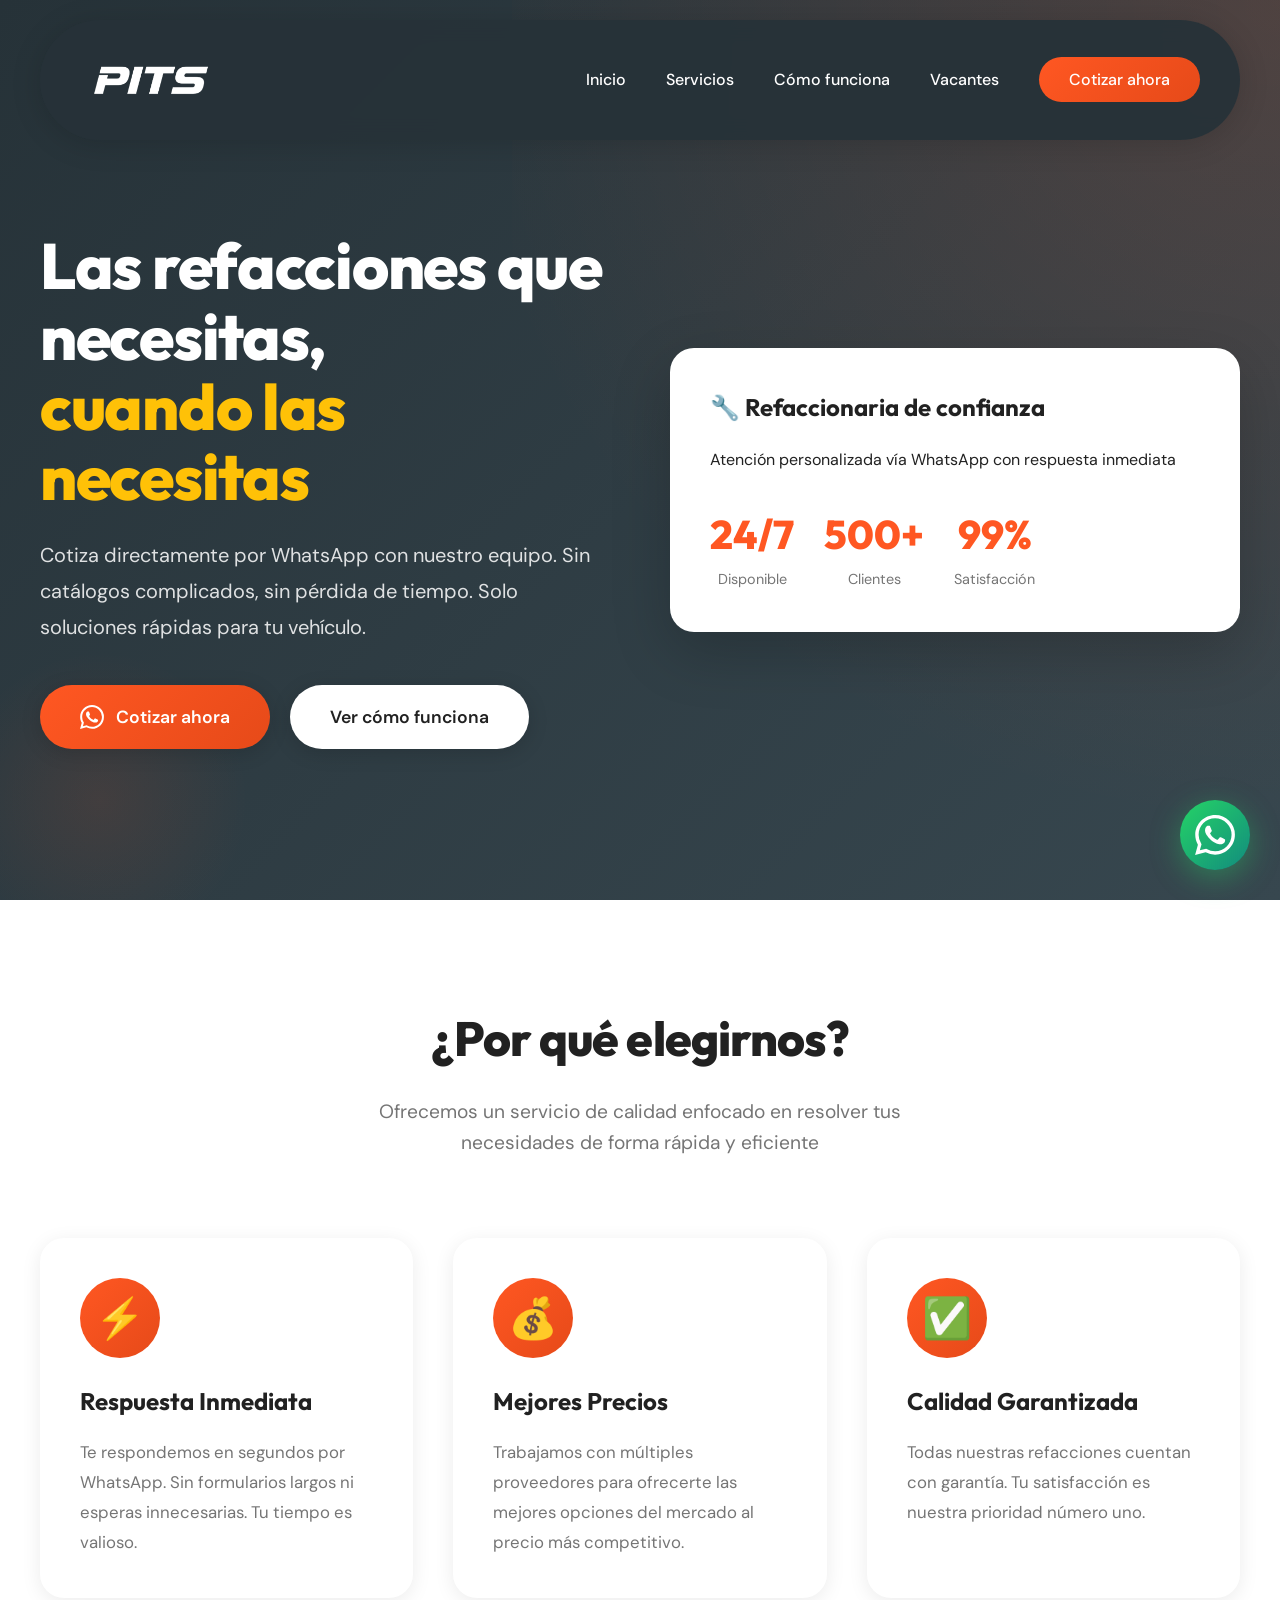
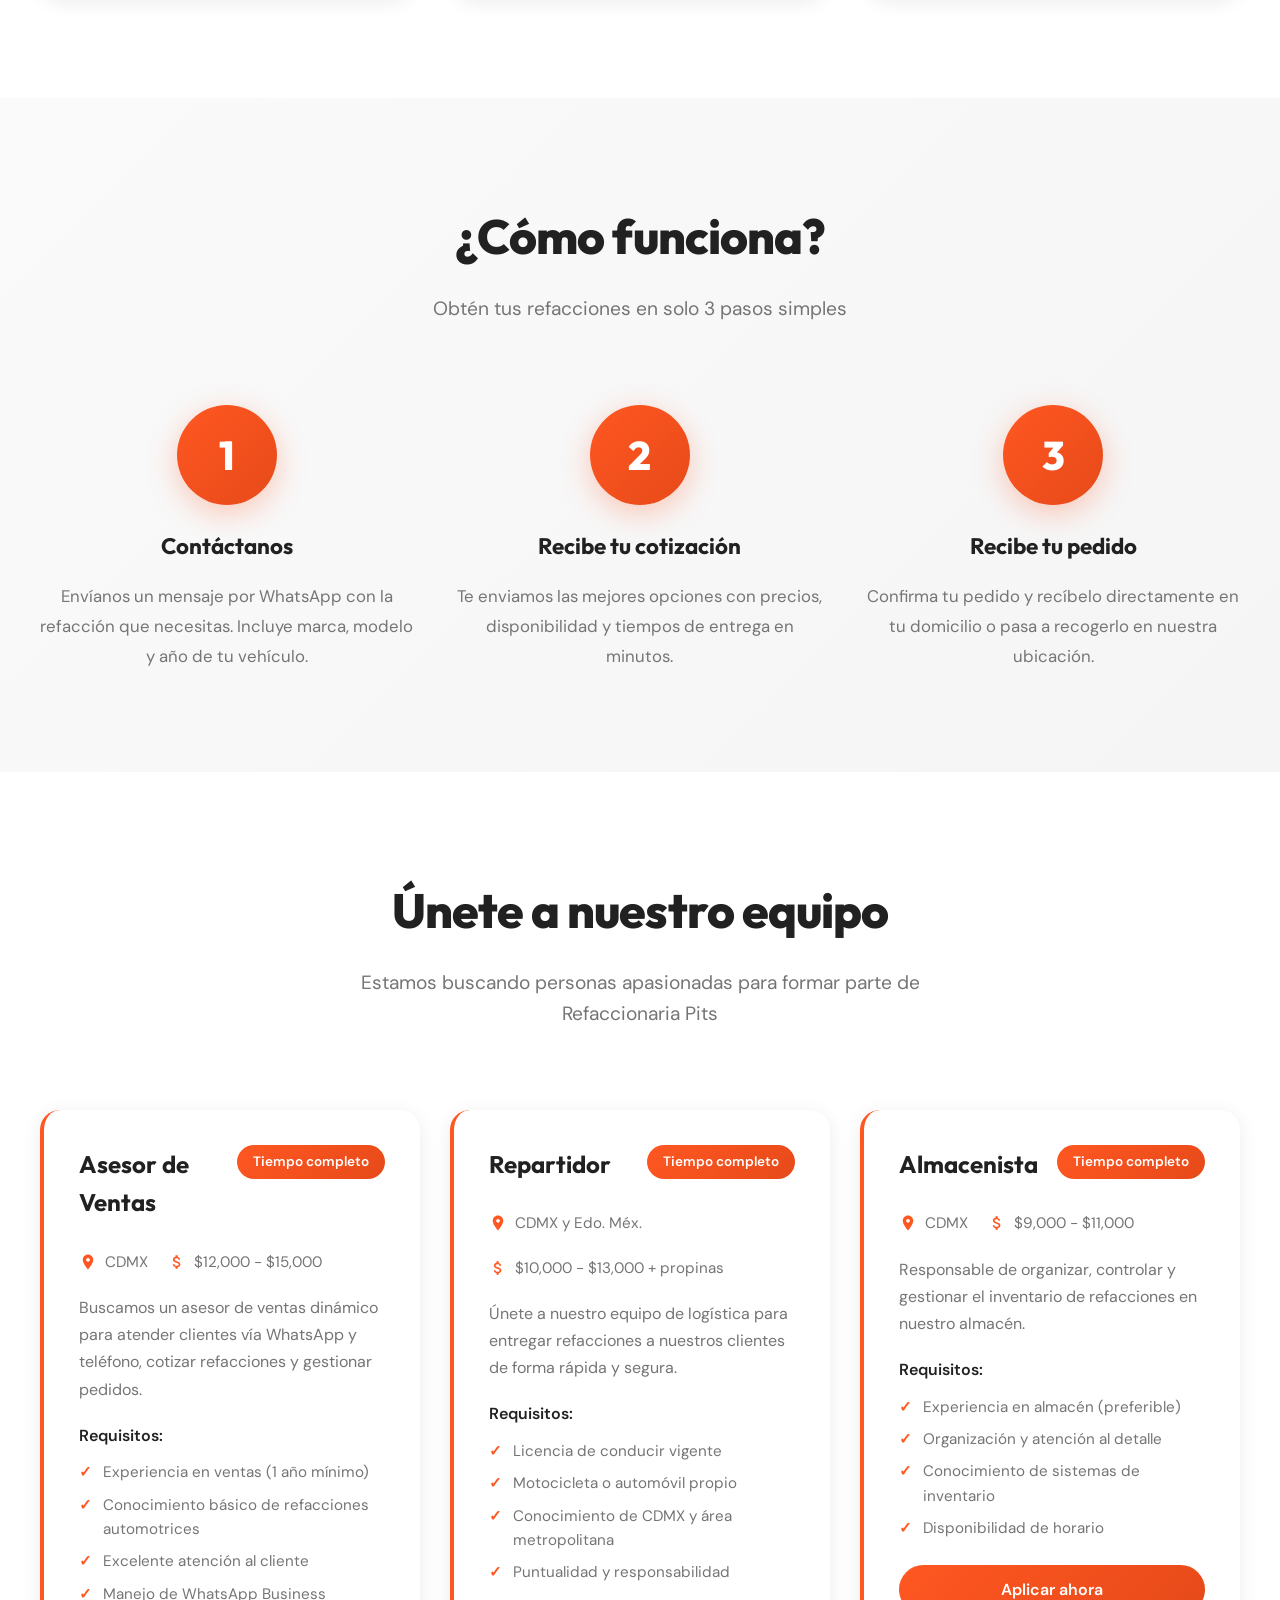
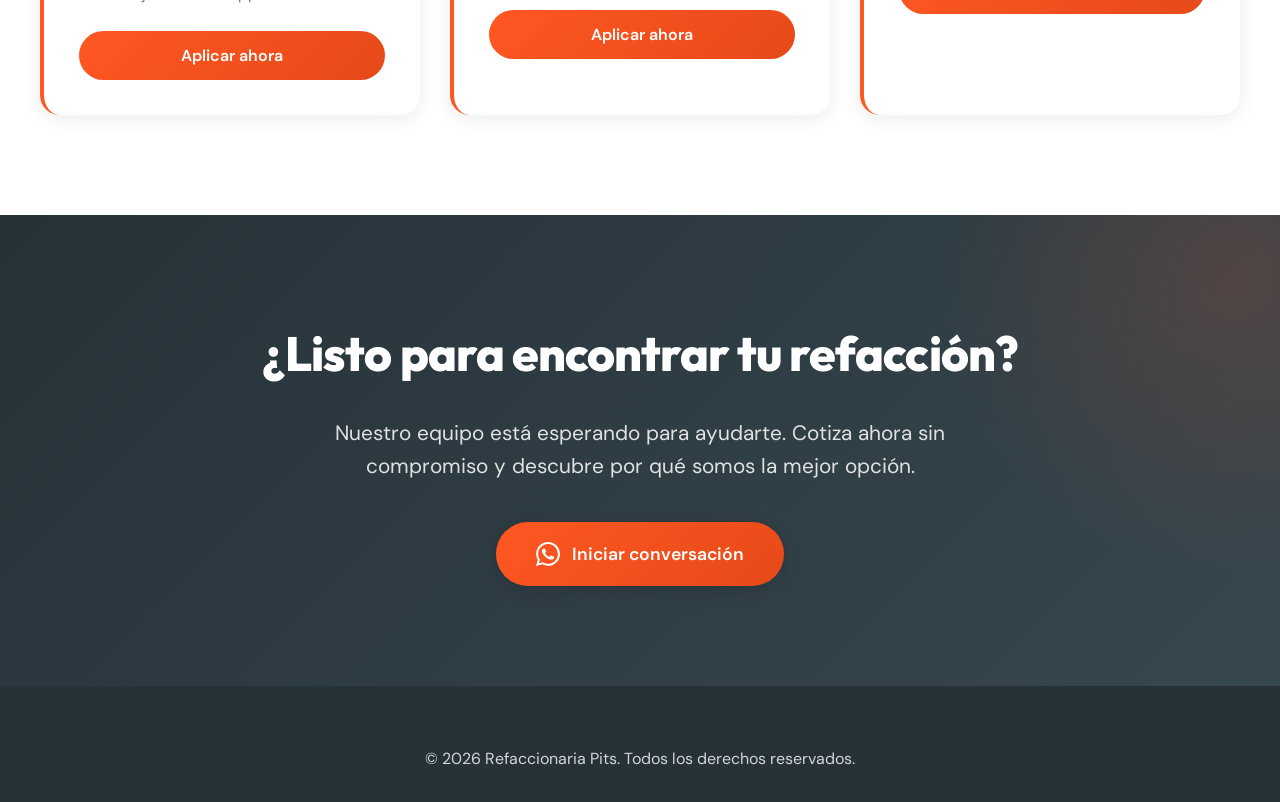
<file: index (2).html>
<!DOCTYPE html>
<html lang="es">
<head>
    <meta charset="UTF-8">
    <meta name="viewport" content="width=device-width, initial-scale=1.0">
    <title>Refaccionaria Pits - Refacciones de Calidad</title>
    <link rel="preconnect" href="https://fonts.googleapis.com">
    <link rel="preconnect" href="https://fonts.gstatic.com" crossorigin>
    <link href="https://fonts.googleapis.com/css2?family=Outfit:wght@300;400;600;700;800&family=DM+Sans:wght@400;500;700&display=swap" rel="stylesheet">
    <style>
        * {
            margin: 0;
            padding: 0;
            box-sizing: border-box;
        }

        :root {
            --primary: #FF5722;
            --primary-dark: #E64A19;
            --secondary: #263238;
            --accent: #FFC107;
            --bg-light: #FAFAFA;
            --text-dark: #212121;
            --text-light: #757575;
            --card-bg: #FFFFFF;
            --shadow: rgba(0, 0, 0, 0.08);
        }

        body {
            font-family: 'DM Sans', sans-serif;
            background: var(--bg-light);
            color: var(--text-dark);
            overflow-x: hidden;
            line-height: 1.6;
        }

        /* Animations */
        @keyframes fadeInUp {
            from {
                opacity: 0;
                transform: translateY(30px);
            }
            to {
                opacity: 1;
                transform: translateY(0);
            }
        }

        @keyframes float {
            0%, 100% { transform: translateY(0px); }
            50% { transform: translateY(-20px); }
        }

        @keyframes pulse {
            0%, 100% { transform: scale(1); }
            50% { transform: scale(1.05); }
        }

        @keyframes slideInLeft {
            from {
                opacity: 0;
                transform: translateX(-50px);
            }
            to {
                opacity: 1;
                transform: translateX(0);
            }
        }

        /* Navbar */
        .navbar {
            position: fixed;
            top: 20px;
            left: 50%;
            transform: translateX(-50%);
            width: calc(100% - 80px);
            max-width: 1200px;
            background: rgba(38, 50, 56, 0.95);
            backdrop-filter: blur(10px);
            padding: 20px 40px;
            z-index: 1000;
            box-shadow: 0 4px 30px rgba(0, 0, 0, 0.15);
            border-radius: 100px;
            transition: all 0.4s cubic-bezier(0.4, 0, 0.2, 1);
        }

        .navbar.scrolled {
            top: 10px;
            padding: 12px 30px;
            width: calc(100% - 100px);
            box-shadow: 0 2px 20px rgba(0, 0, 0, 0.2);
        }

        .navbar-container {
            display: flex;
            justify-content: space-between;
            align-items: center;
            transition: all 0.4s cubic-bezier(0.4, 0, 0.2, 1);
        }

        .logo {
            height: 80px;
            width: auto;
            filter: brightness(0) invert(1);
            transition: all 0.4s cubic-bezier(0.4, 0, 0.2, 1);
        }

        .navbar.scrolled .logo {
            height: 50px;
        }

        .logo:hover {
            transform: scale(1.05);
        }

        .nav-links {
            display: flex;
            gap: 40px;
            align-items: center;
            list-style: none;
            transition: all 0.4s cubic-bezier(0.4, 0, 0.2, 1);
        }

        .navbar.scrolled .nav-links {
            gap: 30px;
        }

        .nav-links a {
            color: white;
            text-decoration: none;
            font-weight: 500;
            transition: all 0.3s ease;
            font-size: 1rem;
        }

        .navbar.scrolled .nav-links a {
            font-size: 0.95rem;
        }

        .nav-links a:hover {
            color: var(--accent);
        }

        .nav-cta {
            background: linear-gradient(135deg, var(--primary) 0%, var(--primary-dark) 100%);
            color: white !important;
            padding: 12px 30px;
            border-radius: 50px;
            font-weight: 600;
            transition: all 0.3s ease;
        }

        .navbar.scrolled .nav-cta {
            padding: 10px 24px;
        }

        .nav-cta:hover {
            transform: translateY(-2px);
            box-shadow: 0 4px 15px rgba(255, 87, 34, 0.4);
        }

        .mobile-menu-btn {
            display: none;
            background: none;
            border: none;
            color: white;
            font-size: 1.8rem;
            cursor: pointer;
            transition: all 0.4s ease;
        }

        .navbar.scrolled .mobile-menu-btn {
            font-size: 1.5rem;
        }

        /* Hero Section */
        .hero {
            min-height: 100vh;
            background: linear-gradient(135deg, var(--secondary) 0%, #37474F 100%);
            position: relative;
            overflow: hidden;
            display: flex;
            align-items: center;
            padding: 140px 20px 60px;
        }

        .hero::before {
            content: '';
            position: absolute;
            top: 0;
            right: 0;
            width: 60%;
            height: 100%;
            background: radial-gradient(circle at top right, rgba(255, 87, 34, 0.15), transparent 70%);
            pointer-events: none;
        }

        .hero::after {
            content: '';
            position: absolute;
            bottom: -50px;
            left: -50px;
            width: 300px;
            height: 300px;
            background: radial-gradient(circle, var(--primary) 0%, transparent 70%);
            opacity: 0.1;
            animation: pulse 4s ease-in-out infinite;
        }

        .container {
            max-width: 1200px;
            margin: 0 auto;
            position: relative;
            z-index: 1;
            width: 100%;
        }

        .hero-content {
            display: grid;
            grid-template-columns: 1fr 1fr;
            gap: 60px;
            align-items: center;
            animation: fadeInUp 0.8s ease-out;
        }

        .hero-text h1 {
            font-family: 'Outfit', sans-serif;
            font-size: clamp(2.5rem, 5vw, 4rem);
            font-weight: 800;
            color: white;
            margin-bottom: 24px;
            line-height: 1.1;
            letter-spacing: -0.02em;
        }

        .hero-text h1 .highlight {
            color: var(--accent);
            position: relative;
            display: inline-block;
        }

        .hero-text p {
            font-size: 1.25rem;
            color: rgba(255, 255, 255, 0.85);
            margin-bottom: 40px;
            line-height: 1.8;
        }

        .cta-group {
            display: flex;
            gap: 20px;
            flex-wrap: wrap;
        }

        .btn {
            padding: 18px 40px;
            border: none;
            border-radius: 50px;
            font-size: 1.1rem;
            font-weight: 600;
            cursor: pointer;
            transition: all 0.3s cubic-bezier(0.4, 0, 0.2, 1);
            text-decoration: none;
            display: inline-flex;
            align-items: center;
            gap: 12px;
            font-family: 'DM Sans', sans-serif;
            box-shadow: 0 4px 20px rgba(0, 0, 0, 0.15);
        }

        .btn-primary {
            background: linear-gradient(135deg, var(--primary) 0%, var(--primary-dark) 100%);
            color: white;
        }

        .btn-primary:hover {
            transform: translateY(-3px);
            box-shadow: 0 8px 30px rgba(255, 87, 34, 0.4);
        }

        .btn-secondary {
            background: white;
            color: var(--text-dark);
        }

        .btn-secondary:hover {
            transform: translateY(-3px);
            box-shadow: 0 8px 30px rgba(255, 255, 255, 0.3);
        }

        .hero-visual {
            position: relative;
            animation: float 6s ease-in-out infinite;
        }

        .visual-card {
            background: white;
            border-radius: 24px;
            padding: 40px;
            box-shadow: 0 20px 60px rgba(0, 0, 0, 0.2);
        }

        .visual-card h3 {
            font-family: 'Outfit', sans-serif;
            font-size: 1.5rem;
            margin-bottom: 20px;
            color: var(--text-dark);
        }

        .stats {
            display: flex;
            gap: 30px;
            margin-top: 30px;
        }

        .stat {
            text-align: center;
        }

        .stat-number {
            font-family: 'Outfit', sans-serif;
            font-size: 2.5rem;
            font-weight: 800;
            color: var(--primary);
            display: block;
        }

        .stat-label {
            font-size: 0.9rem;
            color: var(--text-light);
            margin-top: 8px;
        }

        /* Features Section */
        .features {
            padding: 100px 20px;
            background: white;
        }

        .section-header {
            text-align: center;
            margin-bottom: 80px;
            animation: fadeInUp 0.8s ease-out;
        }

        .section-header h2 {
            font-family: 'Outfit', sans-serif;
            font-size: clamp(2rem, 4vw, 3rem);
            font-weight: 800;
            color: var(--text-dark);
            margin-bottom: 20px;
            letter-spacing: -0.02em;
        }

        .section-header p {
            font-size: 1.2rem;
            color: var(--text-light);
            max-width: 600px;
            margin: 0 auto;
        }

        .features-grid {
            display: grid;
            grid-template-columns: repeat(auto-fit, minmax(300px, 1fr));
            gap: 40px;
        }

        .feature-card {
            background: var(--card-bg);
            padding: 40px;
            border-radius: 24px;
            box-shadow: 0 4px 20px var(--shadow);
            transition: all 0.4s cubic-bezier(0.4, 0, 0.2, 1);
            animation: fadeInUp 0.8s ease-out;
            animation-fill-mode: both;
        }

        .feature-card:nth-child(1) { animation-delay: 0.1s; }
        .feature-card:nth-child(2) { animation-delay: 0.2s; }
        .feature-card:nth-child(3) { animation-delay: 0.3s; }

        .feature-card:hover {
            transform: translateY(-10px);
            box-shadow: 0 12px 40px rgba(0, 0, 0, 0.12);
        }

        .feature-icon {
            width: 80px;
            height: 80px;
            border-radius: 50%;
            background: linear-gradient(135deg, var(--primary) 0%, var(--primary-dark) 100%);
            display: flex;
            align-items: center;
            justify-content: center;
            margin-bottom: 24px;
            font-size: 2.5rem;
        }

        .feature-card h3 {
            font-family: 'Outfit', sans-serif;
            font-size: 1.5rem;
            font-weight: 700;
            margin-bottom: 16px;
            color: var(--text-dark);
        }

        .feature-card p {
            color: var(--text-light);
            line-height: 1.8;
            font-size: 1.05rem;
        }

        /* How It Works Section */
        .how-it-works {
            padding: 100px 20px;
            background: linear-gradient(135deg, #FAFAFA 0%, #F5F5F5 100%);
        }

        .steps {
            display: grid;
            grid-template-columns: repeat(auto-fit, minmax(250px, 1fr));
            gap: 40px;
            margin-top: 60px;
        }

        .step {
            text-align: center;
            position: relative;
            animation: fadeInUp 0.8s ease-out;
            animation-fill-mode: both;
        }

        .step:nth-child(1) { animation-delay: 0.1s; }
        .step:nth-child(2) { animation-delay: 0.2s; }
        .step:nth-child(3) { animation-delay: 0.3s; }

        .step-number {
            width: 100px;
            height: 100px;
            border-radius: 50%;
            background: linear-gradient(135deg, var(--primary) 0%, var(--primary-dark) 100%);
            color: white;
            font-family: 'Outfit', sans-serif;
            font-size: 2.5rem;
            font-weight: 800;
            display: flex;
            align-items: center;
            justify-content: center;
            margin: 0 auto 24px;
            box-shadow: 0 8px 30px rgba(255, 87, 34, 0.3);
        }

        .step h3 {
            font-family: 'Outfit', sans-serif;
            font-size: 1.4rem;
            font-weight: 700;
            margin-bottom: 16px;
            color: var(--text-dark);
        }

        .step p {
            color: var(--text-light);
            line-height: 1.8;
            font-size: 1.05rem;
        }

        /* Vacancies Section */
        .vacancies {
            padding: 100px 20px;
            background: white;
        }

        .vacancies-grid {
            display: grid;
            grid-template-columns: repeat(auto-fit, minmax(350px, 1fr));
            gap: 30px;
            margin-top: 60px;
        }

        .vacancy-card {
            background: var(--card-bg);
            border-radius: 20px;
            padding: 35px;
            box-shadow: 0 4px 20px var(--shadow);
            transition: all 0.4s cubic-bezier(0.4, 0, 0.2, 1);
            border-left: 4px solid var(--primary);
            animation: fadeInUp 0.8s ease-out;
            animation-fill-mode: both;
        }

        .vacancy-card:nth-child(1) { animation-delay: 0.1s; }
        .vacancy-card:nth-child(2) { animation-delay: 0.2s; }
        .vacancy-card:nth-child(3) { animation-delay: 0.3s; }

        .vacancy-card:hover {
            transform: translateY(-8px);
            box-shadow: 0 12px 40px rgba(0, 0, 0, 0.15);
        }

        .vacancy-header {
            display: flex;
            justify-content: space-between;
            align-items: start;
            margin-bottom: 20px;
        }

        .vacancy-card h3 {
            font-family: 'Outfit', sans-serif;
            font-size: 1.5rem;
            font-weight: 700;
            color: var(--text-dark);
            margin-bottom: 8px;
        }

        .vacancy-badge {
            background: linear-gradient(135deg, var(--primary) 0%, var(--primary-dark) 100%);
            color: white;
            padding: 6px 16px;
            border-radius: 20px;
            font-size: 0.85rem;
            font-weight: 600;
            white-space: nowrap;
        }

        .vacancy-meta {
            display: flex;
            gap: 20px;
            margin-bottom: 20px;
            flex-wrap: wrap;
        }

        .vacancy-meta-item {
            display: flex;
            align-items: center;
            gap: 8px;
            color: var(--text-light);
            font-size: 0.95rem;
        }

        .vacancy-meta-item svg {
            width: 18px;
            height: 18px;
            fill: var(--primary);
        }

        .vacancy-description {
            color: var(--text-light);
            line-height: 1.7;
            margin-bottom: 20px;
            font-size: 1rem;
        }

        .vacancy-requirements {
            margin-bottom: 25px;
        }

        .vacancy-requirements h4 {
            font-size: 1rem;
            font-weight: 600;
            color: var(--text-dark);
            margin-bottom: 12px;
        }

        .vacancy-requirements ul {
            list-style: none;
            padding: 0;
        }

        .vacancy-requirements li {
            padding-left: 24px;
            position: relative;
            color: var(--text-light);
            margin-bottom: 8px;
            font-size: 0.95rem;
        }

        .vacancy-requirements li::before {
            content: '✓';
            position: absolute;
            left: 0;
            color: var(--primary);
            font-weight: bold;
        }

        .vacancy-apply-btn {
            width: 100%;
            padding: 14px;
            background: linear-gradient(135deg, var(--primary) 0%, var(--primary-dark) 100%);
            color: white;
            border: none;
            border-radius: 50px;
            font-size: 1rem;
            font-weight: 600;
            cursor: pointer;
            transition: all 0.3s ease;
            font-family: 'DM Sans', sans-serif;
        }

        .vacancy-apply-btn:hover {
            transform: translateY(-2px);
            box-shadow: 0 6px 25px rgba(255, 87, 34, 0.4);
        }

        /* CTA Section */
        .cta-section {
            padding: 100px 20px;
            background: linear-gradient(135deg, var(--secondary) 0%, #37474F 100%);
            position: relative;
            overflow: hidden;
        }

        .cta-section::before {
            content: '';
            position: absolute;
            top: -50%;
            right: -20%;
            width: 600px;
            height: 600px;
            border-radius: 50%;
            background: radial-gradient(circle, rgba(255, 87, 34, 0.15), transparent 70%);
            animation: pulse 8s ease-in-out infinite;
        }

        .cta-content {
            text-align: center;
            position: relative;
            z-index: 1;
        }

        .cta-content h2 {
            font-family: 'Outfit', sans-serif;
            font-size: clamp(2rem, 4vw, 3rem);
            font-weight: 800;
            color: white;
            margin-bottom: 24px;
            letter-spacing: -0.02em;
        }

        .cta-content p {
            font-size: 1.3rem;
            color: rgba(255, 255, 255, 0.85);
            margin-bottom: 40px;
            max-width: 700px;
            margin-left: auto;
            margin-right: auto;
        }

        /* WhatsApp Floating Button */
        .whatsapp-float {
            position: fixed;
            bottom: 30px;
            right: 30px;
            width: 70px;
            height: 70px;
            border-radius: 50%;
            background: linear-gradient(135deg, #25D366 0%, #128C7E 100%);
            display: flex;
            align-items: center;
            justify-content: center;
            box-shadow: 0 8px 30px rgba(37, 211, 102, 0.4);
            cursor: pointer;
            z-index: 1000;
            transition: all 0.3s cubic-bezier(0.4, 0, 0.2, 1);
            animation: pulse 2s ease-in-out infinite;
        }

        .whatsapp-float:hover {
            transform: scale(1.1);
            box-shadow: 0 12px 40px rgba(37, 211, 102, 0.6);
        }

        .whatsapp-float svg {
            width: 40px;
            height: 40px;
            fill: white;
        }

        /* Footer */
        footer {
            background: var(--secondary);
            color: white;
            padding: 60px 20px 30px;
            text-align: center;
        }

        footer p {
            opacity: 0.8;
            font-size: 1rem;
        }

        /* Responsive */
        @media (max-width: 968px) {
            .navbar {
                width: calc(100% - 40px);
                padding: 15px 25px;
            }

            .navbar.scrolled {
                width: calc(100% - 40px);
                padding: 12px 20px;
            }

            .nav-links {
                display: none;
            }

            .mobile-menu-btn {
                display: block;
            }

            .hero-content {
                grid-template-columns: 1fr;
                text-align: center;
            }

            .hero-visual {
                order: -1;
            }

            .cta-group {
                justify-content: center;
            }

            .stats {
                justify-content: center;
            }

            .vacancies-grid {
                grid-template-columns: 1fr;
            }
        }

        @media (max-width: 640px) {
            .navbar {
                padding: 12px 20px;
                width: calc(100% - 30px);
                border-radius: 60px;
            }

            .navbar.scrolled {
                padding: 10px 18px;
                width: calc(100% - 30px);
            }

            .logo {
                height: 60px;
            }

            .navbar.scrolled .logo {
                height: 40px;
            }

            .hero {
                padding: 100px 20px 40px;
            }

            .btn {
                padding: 16px 32px;
                font-size: 1rem;
            }

            .feature-card {
                padding: 30px;
            }

            .whatsapp-float {
                width: 60px;
                height: 60px;
                bottom: 20px;
                right: 20px;
            }

            .whatsapp-float svg {
                width: 32px;
                height: 32px;
            }

            .vacancy-card {
                padding: 25px;
            }
        }
    </style>
</head>
<body>
    <!-- Navbar -->
    <nav class="navbar">
        <div class="navbar-container">
            <img src="logo sin fondo pits.png" alt="Refaccionaria Pits Logo" class="logo">
            <ul class="nav-links">
                <li><a href="#inicio">Inicio</a></li>
                <li><a href="#servicios">Servicios</a></li>
                <li><a href="#como-funciona">Cómo funciona</a></li>
                <li><a href="#vacantes">Vacantes</a></li>
                <li><a href="https://wa.me/5215539096810?text=Hola,%20necesito%20cotizar%20una%20refacción" class="nav-cta" target="_blank">Cotizar ahora</a></li>
            </ul>
            <button class="mobile-menu-btn">☰</button>
        </div>
    </nav>

    <!-- Hero Section -->
    <section class="hero" id="inicio">
        <div class="container">
            <div class="hero-content">
                <div class="hero-text">
                    <h1>Las refacciones que necesitas, <span class="highlight">cuando las necesitas</span></h1>
                    <p>Cotiza directamente por WhatsApp con nuestro equipo. Sin catálogos complicados, sin pérdida de tiempo. Solo soluciones rápidas para tu vehículo.</p>
                    <div class="cta-group">
                        <a href="https://wa.me/5215539096810?text=Hola,%20necesito%20cotizar%20una%20refacción" class="btn btn-primary" target="_blank">
                            <svg width="24" height="24" viewBox="0 0 24 24" fill="currentColor">
                                <path d="M17.472 14.382c-.297-.149-1.758-.867-2.03-.967-.273-.099-.471-.148-.67.15-.197.297-.767.966-.94 1.164-.173.199-.347.223-.644.075-.297-.15-1.255-.463-2.39-1.475-.883-.788-1.48-1.761-1.653-2.059-.173-.297-.018-.458.13-.606.134-.133.298-.347.446-.52.149-.174.198-.298.298-.497.099-.198.05-.371-.025-.52-.075-.149-.669-1.612-.916-2.207-.242-.579-.487-.5-.669-.51-.173-.008-.371-.01-.57-.01-.198 0-.52.074-.792.372-.272.297-1.04 1.016-1.04 2.479 0 1.462 1.065 2.875 1.213 3.074.149.198 2.096 3.2 5.077 4.487.709.306 1.262.489 1.694.625.712.227 1.36.195 1.871.118.571-.085 1.758-.719 2.006-1.413.248-.694.248-1.289.173-1.413-.074-.124-.272-.198-.57-.347m-5.421 7.403h-.004a9.87 9.87 0 01-5.031-1.378l-.361-.214-3.741.982.998-3.648-.235-.374a9.86 9.86 0 01-1.51-5.26c.001-5.45 4.436-9.884 9.888-9.884 2.64 0 5.122 1.03 6.988 2.898a9.825 9.825 0 012.893 6.994c-.003 5.45-4.437 9.884-9.885 9.884m8.413-18.297A11.815 11.815 0 0012.05 0C5.495 0 .16 5.335.157 11.892c0 2.096.547 4.142 1.588 5.945L.057 24l6.305-1.654a11.882 11.882 0 005.683 1.448h.005c6.554 0 11.89-5.335 11.893-11.893a11.821 11.821 0 00-3.48-8.413Z"/>
                            </svg>
                            Cotizar ahora
                        </a>
                        <a href="#como-funciona" class="btn btn-secondary">
                            Ver cómo funciona
                        </a>
                    </div>
                </div>
                <div class="hero-visual">
                    <div class="visual-card">
                        <h3>🔧 Refaccionaria de confianza</h3>
                        <p>Atención personalizada vía WhatsApp con respuesta inmediata</p>
                        <div class="stats">
                            <div class="stat">
                                <span class="stat-number">24/7</span>
                                <span class="stat-label">Disponible</span>
                            </div>
                            <div class="stat">
                                <span class="stat-number">500+</span>
                                <span class="stat-label">Clientes</span>
                            </div>
                            <div class="stat">
                                <span class="stat-number">99%</span>
                                <span class="stat-label">Satisfacción</span>
                            </div>
                        </div>
                    </div>
                </div>
            </div>
        </div>
    </section>

    <!-- Features Section -->
    <section class="features" id="servicios">
        <div class="container">
            <div class="section-header">
                <h2>¿Por qué elegirnos?</h2>
                <p>Ofrecemos un servicio de calidad enfocado en resolver tus necesidades de forma rápida y eficiente</p>
            </div>
            <div class="features-grid">
                <div class="feature-card">
                    <div class="feature-icon">⚡</div>
                    <h3>Respuesta Inmediata</h3>
                    <p>Te respondemos en segundos por WhatsApp. Sin formularios largos ni esperas innecesarias. Tu tiempo es valioso.</p>
                </div>
                <div class="feature-card">
                    <div class="feature-icon">💰</div>
                    <h3>Mejores Precios</h3>
                    <p>Trabajamos con múltiples proveedores para ofrecerte las mejores opciones del mercado al precio más competitivo.</p>
                </div>
                <div class="feature-card">
                    <div class="feature-icon">✅</div>
                    <h3>Calidad Garantizada</h3>
                    <p>Todas nuestras refacciones cuentan con garantía. Tu satisfacción es nuestra prioridad número uno.</p>
                </div>
            </div>
        </div>
    </section>

    <!-- How It Works Section -->
    <section class="how-it-works" id="como-funciona">
        <div class="container">
            <div class="section-header">
                <h2>¿Cómo funciona?</h2>
                <p>Obtén tus refacciones en solo 3 pasos simples</p>
            </div>
            <div class="steps">
                <div class="step">
                    <div class="step-number">1</div>
                    <h3>Contáctanos</h3>
                    <p>Envíanos un mensaje por WhatsApp con la refacción que necesitas. Incluye marca, modelo y año de tu vehículo.</p>
                </div>
                <div class="step">
                    <div class="step-number">2</div>
                    <h3>Recibe tu cotización</h3>
                    <p>Te enviamos las mejores opciones con precios, disponibilidad y tiempos de entrega en minutos.</p>
                </div>
                <div class="step">
                    <div class="step-number">3</div>
                    <h3>Recibe tu pedido</h3>
                    <p>Confirma tu pedido y recíbelo directamente en tu domicilio o pasa a recogerlo en nuestra ubicación.</p>
                </div>
            </div>
        </div>
    </section>

    <!-- Vacancies Section -->
    <section class="vacancies" id="vacantes">
        <div class="container">
            <div class="section-header">
                <h2>Únete a nuestro equipo</h2>
                <p>Estamos buscando personas apasionadas para formar parte de Refaccionaria Pits</p>
            </div>
            <div class="vacancies-grid">
                <div class="vacancy-card">
                    <div class="vacancy-header">
                        <div>
                            <h3>Asesor de Ventas</h3>
                        </div>
                        <span class="vacancy-badge">Tiempo completo</span>
                    </div>
                    <div class="vacancy-meta">
                        <div class="vacancy-meta-item">
                            <svg viewBox="0 0 24 24"><path d="M12 2C8.13 2 5 5.13 5 9c0 5.25 7 13 7 13s7-7.75 7-13c0-3.87-3.13-7-7-7zm0 9.5c-1.38 0-2.5-1.12-2.5-2.5s1.12-2.5 2.5-2.5 2.5 1.12 2.5 2.5-1.12 2.5-2.5 2.5z"/></svg>
                            CDMX
                        </div>
                        <div class="vacancy-meta-item">
                            <svg viewBox="0 0 24 24"><path d="M11.8 10.9c-2.27-.59-3-1.2-3-2.15 0-1.09 1.01-1.85 2.7-1.85 1.78 0 2.44.85 2.5 2.1h2.21c-.07-1.72-1.12-3.3-3.21-3.81V3h-3v2.16c-1.94.42-3.5 1.68-3.5 3.61 0 2.31 1.91 3.46 4.7 4.13 2.5.6 3 1.48 3 2.41 0 .69-.49 1.79-2.7 1.79-2.06 0-2.87-.92-2.98-2.1h-2.2c.12 2.19 1.76 3.42 3.68 3.83V21h3v-2.15c1.95-.37 3.5-1.5 3.5-3.55 0-2.84-2.43-3.81-4.7-4.4z"/></svg>
                            $12,000 - $15,000
                        </div>
                    </div>
                    <p class="vacancy-description">
                        Buscamos un asesor de ventas dinámico para atender clientes vía WhatsApp y teléfono, cotizar refacciones y gestionar pedidos.
                    </p>
                    <div class="vacancy-requirements">
                        <h4>Requisitos:</h4>
                        <ul>
                            <li>Experiencia en ventas (1 año mínimo)</li>
                            <li>Conocimiento básico de refacciones automotrices</li>
                            <li>Excelente atención al cliente</li>
                            <li>Manejo de WhatsApp Business</li>
                        </ul>
                    </div>
                    <button class="vacancy-apply-btn" onclick="applyJob('Asesor de Ventas')">Aplicar ahora</button>
                </div>

                <div class="vacancy-card">
                    <div class="vacancy-header">
                        <div>
                            <h3>Repartidor</h3>
                        </div>
                        <span class="vacancy-badge">Tiempo completo</span>
                    </div>
                    <div class="vacancy-meta">
                        <div class="vacancy-meta-item">
                            <svg viewBox="0 0 24 24"><path d="M12 2C8.13 2 5 5.13 5 9c0 5.25 7 13 7 13s7-7.75 7-13c0-3.87-3.13-7-7-7zm0 9.5c-1.38 0-2.5-1.12-2.5-2.5s1.12-2.5 2.5-2.5 2.5 1.12 2.5 2.5-1.12 2.5-2.5 2.5z"/></svg>
                            CDMX y Edo. Méx.
                        </div>
                        <div class="vacancy-meta-item">
                            <svg viewBox="0 0 24 24"><path d="M11.8 10.9c-2.27-.59-3-1.2-3-2.15 0-1.09 1.01-1.85 2.7-1.85 1.78 0 2.44.85 2.5 2.1h2.21c-.07-1.72-1.12-3.3-3.21-3.81V3h-3v2.16c-1.94.42-3.5 1.68-3.5 3.61 0 2.31 1.91 3.46 4.7 4.13 2.5.6 3 1.48 3 2.41 0 .69-.49 1.79-2.7 1.79-2.06 0-2.87-.92-2.98-2.1h-2.2c.12 2.19 1.76 3.42 3.68 3.83V21h3v-2.15c1.95-.37 3.5-1.5 3.5-3.55 0-2.84-2.43-3.81-4.7-4.4z"/></svg>
                            $10,000 - $13,000 + propinas
                        </div>
                    </div>
                    <p class="vacancy-description">
                        Únete a nuestro equipo de logística para entregar refacciones a nuestros clientes de forma rápida y segura.
                    </p>
                    <div class="vacancy-requirements">
                        <h4>Requisitos:</h4>
                        <ul>
                            <li>Licencia de conducir vigente</li>
                            <li>Motocicleta o automóvil propio</li>
                            <li>Conocimiento de CDMX y área metropolitana</li>
                            <li>Puntualidad y responsabilidad</li>
                        </ul>
                    </div>
                    <button class="vacancy-apply-btn" onclick="applyJob('Repartidor')">Aplicar ahora</button>
                </div>

                <div class="vacancy-card">
                    <div class="vacancy-header">
                        <div>
                            <h3>Almacenista</h3>
                        </div>
                        <span class="vacancy-badge">Tiempo completo</span>
                    </div>
                    <div class="vacancy-meta">
                        <div class="vacancy-meta-item">
                            <svg viewBox="0 0 24 24"><path d="M12 2C8.13 2 5 5.13 5 9c0 5.25 7 13 7 13s7-7.75 7-13c0-3.87-3.13-7-7-7zm0 9.5c-1.38 0-2.5-1.12-2.5-2.5s1.12-2.5 2.5-2.5 2.5 1.12 2.5 2.5-1.12 2.5-2.5 2.5z"/></svg>
                            CDMX
                        </div>
                        <div class="vacancy-meta-item">
                            <svg viewBox="0 0 24 24"><path d="M11.8 10.9c-2.27-.59-3-1.2-3-2.15 0-1.09 1.01-1.85 2.7-1.85 1.78 0 2.44.85 2.5 2.1h2.21c-.07-1.72-1.12-3.3-3.21-3.81V3h-3v2.16c-1.94.42-3.5 1.68-3.5 3.61 0 2.31 1.91 3.46 4.7 4.13 2.5.6 3 1.48 3 2.41 0 .69-.49 1.79-2.7 1.79-2.06 0-2.87-.92-2.98-2.1h-2.2c.12 2.19 1.76 3.42 3.68 3.83V21h3v-2.15c1.95-.37 3.5-1.5 3.5-3.55 0-2.84-2.43-3.81-4.7-4.4z"/></svg>
                            $9,000 - $11,000
                        </div>
                    </div>
                    <p class="vacancy-description">
                        Responsable de organizar, controlar y gestionar el inventario de refacciones en nuestro almacén.
                    </p>
                    <div class="vacancy-requirements">
                        <h4>Requisitos:</h4>
                        <ul>
                            <li>Experiencia en almacén (preferible)</li>
                            <li>Organización y atención al detalle</li>
                            <li>Conocimiento de sistemas de inventario</li>
                            <li>Disponibilidad de horario</li>
                        </ul>
                    </div>
                    <button class="vacancy-apply-btn" onclick="applyJob('Almacenista')">Aplicar ahora</button>
                </div>
            </div>
        </div>
    </section>

    <!-- CTA Section -->
    <section class="cta-section">
        <div class="container">
            <div class="cta-content">
                <h2>¿Listo para encontrar tu refacción?</h2>
                <p>Nuestro equipo está esperando para ayudarte. Cotiza ahora sin compromiso y descubre por qué somos la mejor opción.</p>
                <a href="https://wa.me/5215539096810?text=Hola,%20necesito%20cotizar%20una%20refacción" class="btn btn-primary" target="_blank">
                    <svg width="24" height="24" viewBox="0 0 24 24" fill="currentColor">
                        <path d="M17.472 14.382c-.297-.149-1.758-.867-2.03-.967-.273-.099-.471-.148-.67.15-.197.297-.767.966-.94 1.164-.173.199-.347.223-.644.075-.297-.15-1.255-.463-2.39-1.475-.883-.788-1.48-1.761-1.653-2.059-.173-.297-.018-.458.13-.606.134-.133.298-.347.446-.52.149-.174.198-.298.298-.497.099-.198.05-.371-.025-.52-.075-.149-.669-1.612-.916-2.207-.242-.579-.487-.5-.669-.51-.173-.008-.371-.01-.57-.01-.198 0-.52.074-.792.372-.272.297-1.04 1.016-1.04 2.479 0 1.462 1.065 2.875 1.213 3.074.149.198 2.096 3.2 5.077 4.487.709.306 1.262.489 1.694.625.712.227 1.36.195 1.871.118.571-.085 1.758-.719 2.006-1.413.248-.694.248-1.289.173-1.413-.074-.124-.272-.198-.57-.347m-5.421 7.403h-.004a9.87 9.87 0 01-5.031-1.378l-.361-.214-3.741.982.998-3.648-.235-.374a9.86 9.86 0 01-1.51-5.26c.001-5.45 4.436-9.884 9.888-9.884 2.64 0 5.122 1.03 6.988 2.898a9.825 9.825 0 012.893 6.994c-.003 5.45-4.437 9.884-9.885 9.884m8.413-18.297A11.815 11.815 0 0012.05 0C5.495 0 .16 5.335.157 11.892c0 2.096.547 4.142 1.588 5.945L.057 24l6.305-1.654a11.882 11.882 0 005.683 1.448h.005c6.554 0 11.89-5.335 11.893-11.893a11.821 11.821 0 00-3.48-8.413Z"/>
                    </svg>
                    Iniciar conversación
                </a>
            </div>
        </div>
    </section>

    <!-- Footer -->
    <footer>
        <div class="container">
            <p>&copy; 2026 Refaccionaria Pits. Todos los derechos reservados.</p>
        </div>
    </footer>

    <!-- WhatsApp Floating Button -->
    <a href="https://wa.me/5215539096810?text=Hola,%20necesito%20cotizar%20una%20refacción" class="whatsapp-float" target="_blank" aria-label="Contactar por WhatsApp">
        <svg viewBox="0 0 24 24">
            <path d="M17.472 14.382c-.297-.149-1.758-.867-2.03-.967-.273-.099-.471-.148-.67.15-.197.297-.767.966-.94 1.164-.173.199-.347.223-.644.075-.297-.15-1.255-.463-2.39-1.475-.883-.788-1.48-1.761-1.653-2.059-.173-.297-.018-.458.13-.606.134-.133.298-.347.446-.52.149-.174.198-.298.298-.497.099-.198.05-.371-.025-.52-.075-.149-.669-1.612-.916-2.207-.242-.579-.487-.5-.669-.51-.173-.008-.371-.01-.57-.01-.198 0-.52.074-.792.372-.272.297-1.04 1.016-1.04 2.479 0 1.462 1.065 2.875 1.213 3.074.149.198 2.096 3.2 5.077 4.487.709.306 1.262.489 1.694.625.712.227 1.36.195 1.871.118.571-.085 1.758-.719 2.006-1.413.248-.694.248-1.289.173-1.413-.074-.124-.272-.198-.57-.347m-5.421 7.403h-.004a9.87 9.87 0 01-5.031-1.378l-.361-.214-3.741.982.998-3.648-.235-.374a9.86 9.86 0 01-1.51-5.26c.001-5.45 4.436-9.884 9.888-9.884 2.64 0 5.122 1.03 6.988 2.898a9.825 9.825 0 012.893 6.994c-.003 5.45-4.437 9.884-9.885 9.884m8.413-18.297A11.815 11.815 0 0012.05 0C5.495 0 .16 5.335.157 11.892c0 2.096.547 4.142 1.588 5.945L.057 24l6.305-1.654a11.882 11.882 0 005.683 1.448h.005c6.554 0 11.89-5.335 11.893-11.893a11.821 11.821 0 00-3.48-8.413Z"/>
        </svg>
    </a>

    <script>
        // Navbar scroll effect
        const navbar = document.querySelector('.navbar');
        let lastScroll = 0;

        window.addEventListener('scroll', () => {
            const currentScroll = window.pageYOffset;
            
            if (currentScroll > 50) {
                navbar.classList.add('scrolled');
            } else {
                navbar.classList.remove('scrolled');
            }
            
            lastScroll = currentScroll;
        });

        // Job application function
        function applyJob(jobTitle) {
            const message = encodeURIComponent(`Hola, me interesa aplicar para la vacante de ${jobTitle}`);
            window.open(`https://wa.me/5215539096810?text=${message}`, '_blank');
        }

        // Smooth scroll for anchor links
        document.querySelectorAll('a[href^="#"]').forEach(anchor => {
            anchor.addEventListener('click', function (e) {
                e.preventDefault();
                const target = document.querySelector(this.getAttribute('href'));
                if (target) {
                    target.scrollIntoView({
                        behavior: 'smooth',
                        block: 'start'
                    });
                }
            });
        });
    </script>
</body>
</html>
</file>
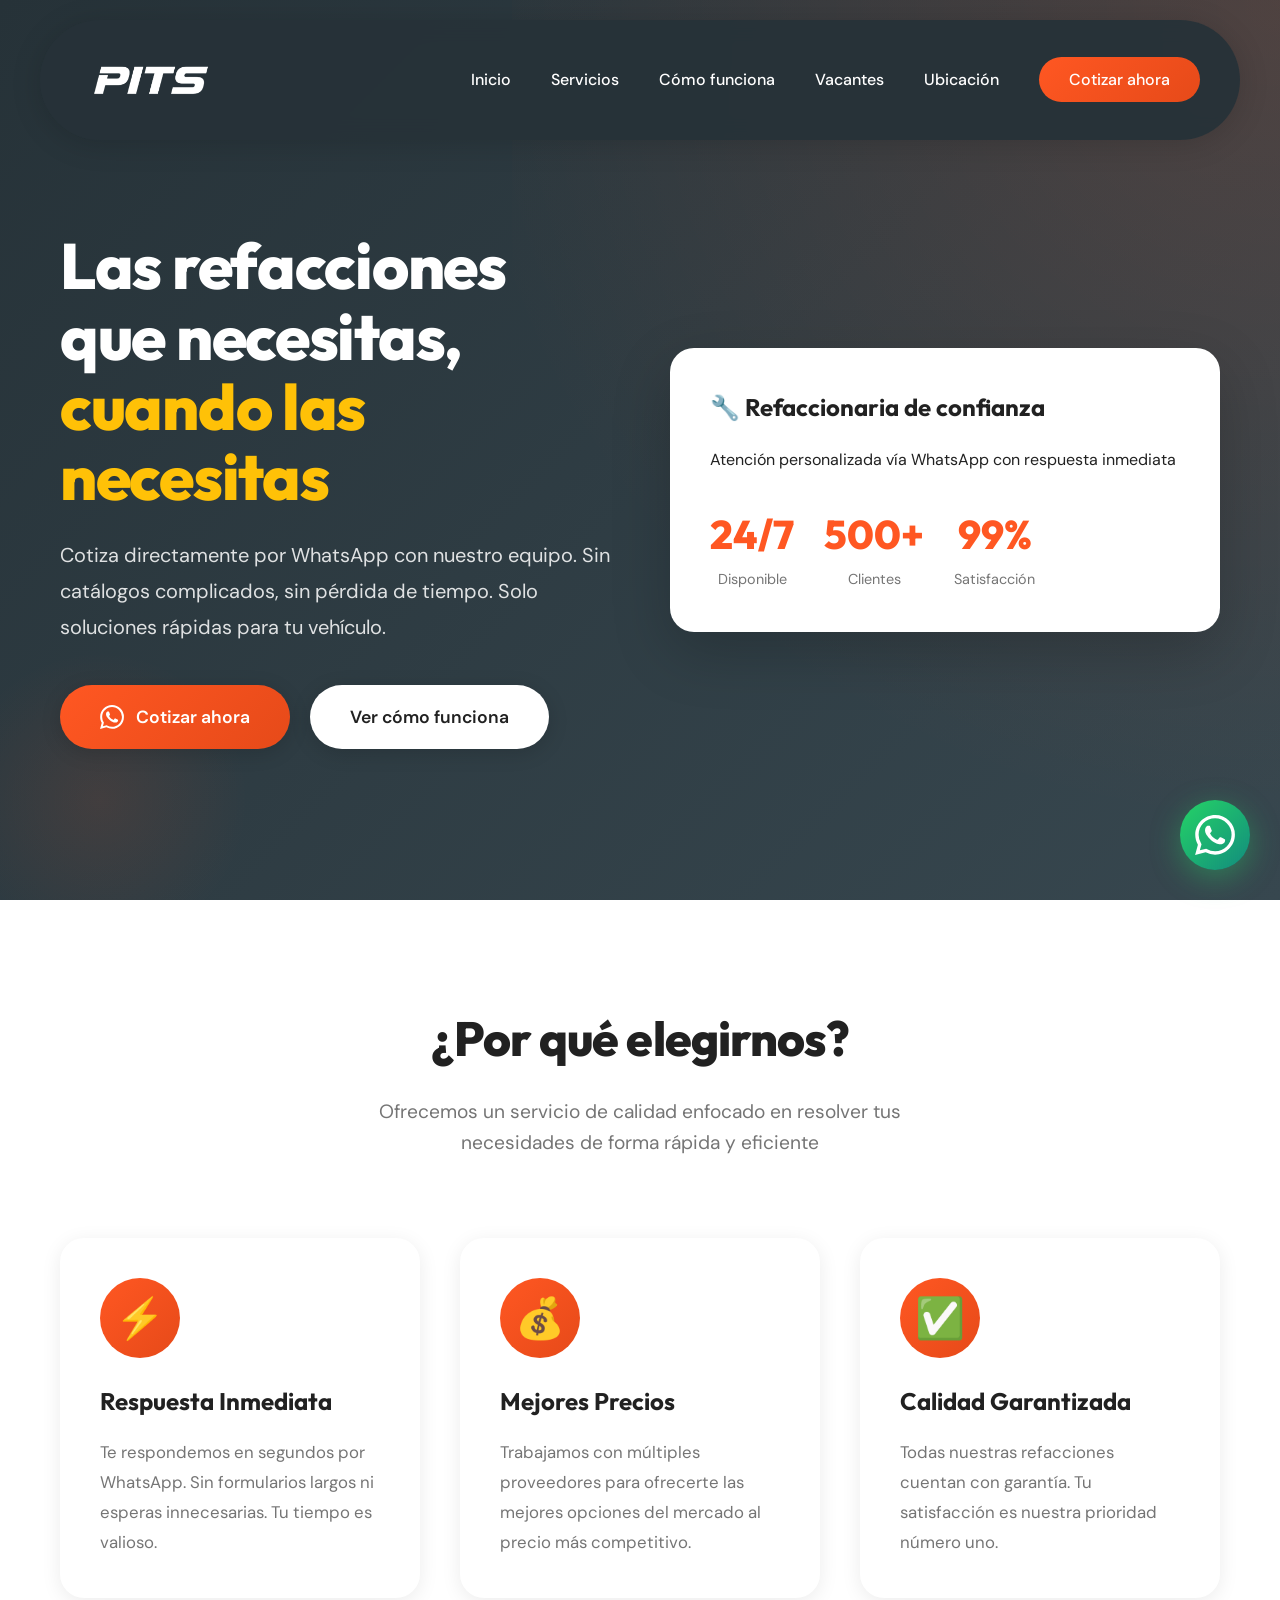
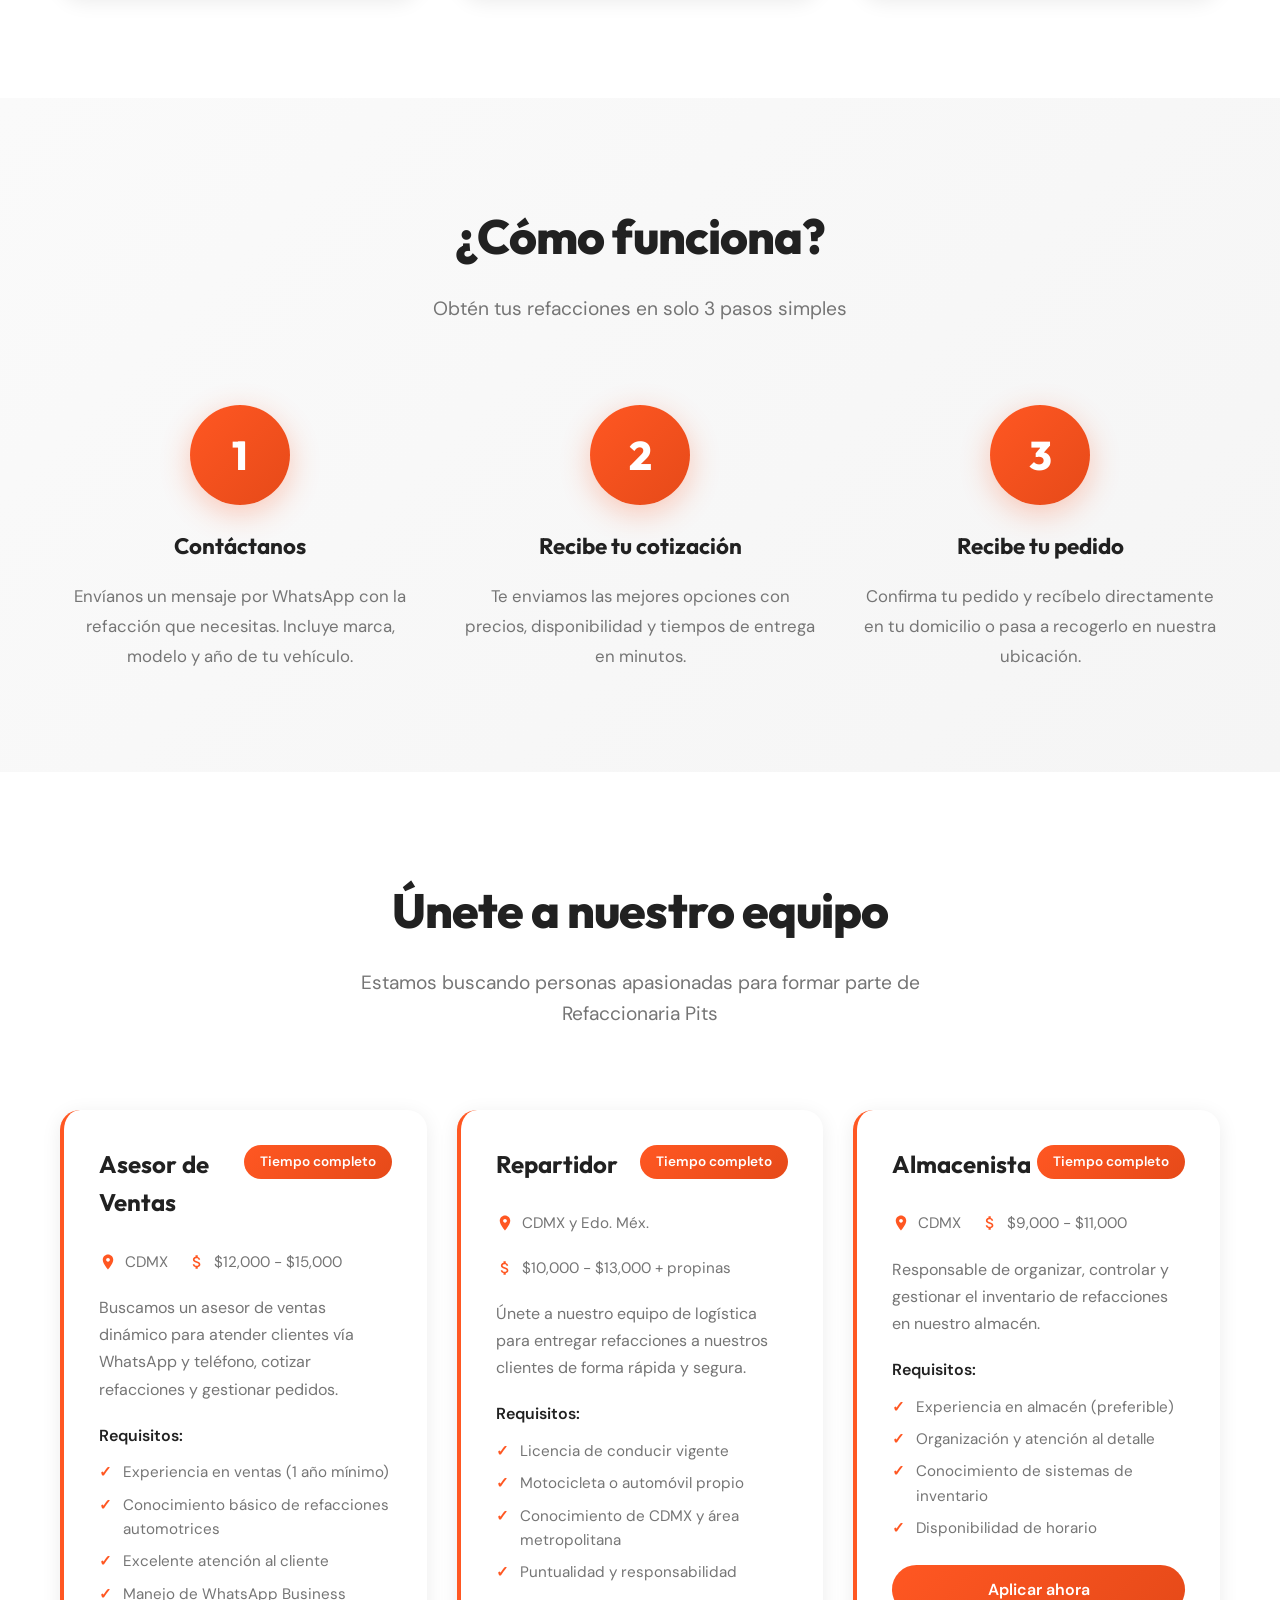
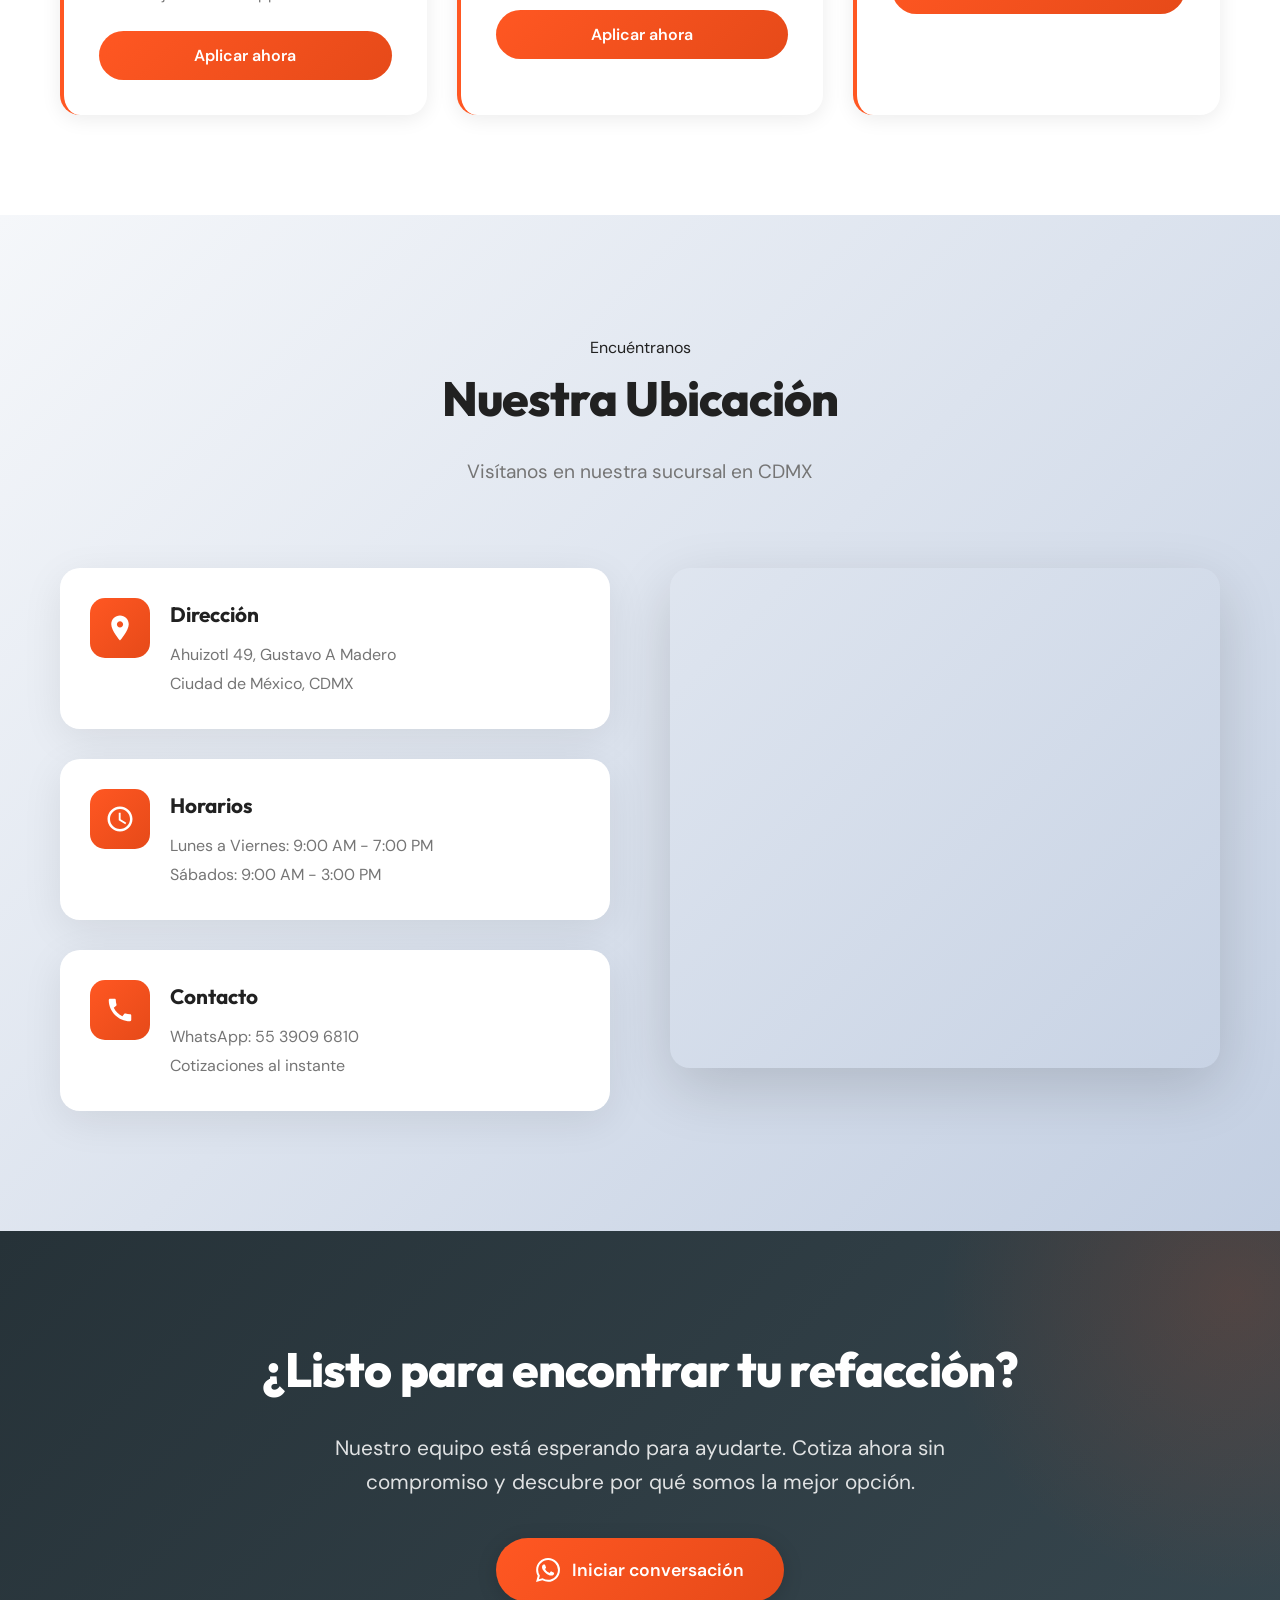
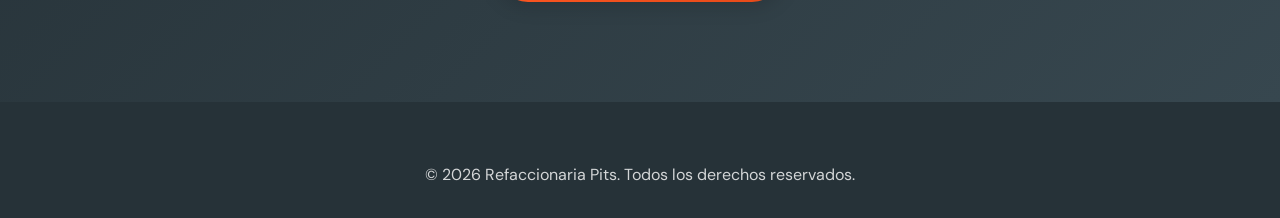
<file: index (5).html>
<!DOCTYPE html>
<html lang="es">
<head>
    <meta charset="UTF-8">
    <meta name="viewport" content="width=device-width, initial-scale=1.0">
    <title>Refaccionaria Pits - Refacciones de Calidad</title>
    <link rel="preconnect" href="https://fonts.googleapis.com">
    <link rel="preconnect" href="https://fonts.gstatic.com" crossorigin>
    <link href="https://fonts.googleapis.com/css2?family=Outfit:wght@300;400;600;700;800&family=DM+Sans:wght@400;500;700&display=swap" rel="stylesheet">
    <style>
        * {
            margin: 0;
            padding: 0;
            box-sizing: border-box;
        }

        :root {
            --primary: #FF5722;
            --primary-dark: #E64A19;
            --secondary: #263238;
            --accent: #FFC107;
            --bg-light: #FAFAFA;
            --text-dark: #212121;
            --text-light: #757575;
            --card-bg: #FFFFFF;
            --shadow: rgba(0, 0, 0, 0.08);
        }

        body {
            font-family: 'DM Sans', sans-serif;
            background: var(--bg-light);
            color: var(--text-dark);
            overflow-x: hidden;
            line-height: 1.6;
            max-width: 100vw;
        }

        /* Animations */
        @keyframes fadeInUp {
            from {
                opacity: 0;
                transform: translateY(30px);
            }
            to {
                opacity: 1;
                transform: translateY(0);
            }
        }

        @keyframes float {
            0%, 100% { transform: translateY(0px); }
            50% { transform: translateY(-20px); }
        }

        @keyframes pulse {
            0%, 100% { transform: scale(1); }
            50% { transform: scale(1.05); }
        }

        @keyframes slideInLeft {
            from {
                opacity: 0;
                transform: translateX(-50px);
            }
            to {
                opacity: 1;
                transform: translateX(0);
            }
        }

        /* Navbar */
        .navbar {
            position: fixed;
            top: 20px;
            left: 50%;
            transform: translateX(-50%);
            width: calc(100% - 80px);
            max-width: 1200px;
            background: rgba(38, 50, 56, 0.95);
            backdrop-filter: blur(10px);
            padding: 20px 40px;
            z-index: 1000;
            box-shadow: 0 4px 30px rgba(0, 0, 0, 0.15);
            border-radius: 100px;
            transition: all 0.4s cubic-bezier(0.4, 0, 0.2, 1);
        }

        .navbar.scrolled {
            top: 10px;
            padding: 12px 30px;
            width: calc(100% - 100px);
            box-shadow: 0 2px 20px rgba(0, 0, 0, 0.2);
        }

        .navbar-container {
            display: flex;
            justify-content: space-between;
            align-items: center;
            transition: all 0.4s cubic-bezier(0.4, 0, 0.2, 1);
        }

        .logo {
            height: 80px;
            width: auto;
            filter: brightness(0) invert(1);
            transition: all 0.4s cubic-bezier(0.4, 0, 0.2, 1);
        }

        .navbar.scrolled .logo {
            height: 50px;
        }

        .logo:hover {
            transform: scale(1.05);
        }

        .nav-links {
            display: flex;
            gap: 40px;
            align-items: center;
            list-style: none;
            transition: all 0.4s cubic-bezier(0.4, 0, 0.2, 1);
        }

        .navbar.scrolled .nav-links {
            gap: 30px;
        }

        .nav-links a {
            color: white;
            text-decoration: none;
            font-weight: 500;
            transition: all 0.3s ease;
            font-size: 1rem;
        }

        .navbar.scrolled .nav-links a {
            font-size: 0.95rem;
        }

        .nav-links a:hover {
            color: var(--accent);
        }

        .nav-cta {
            background: linear-gradient(135deg, var(--primary) 0%, var(--primary-dark) 100%);
            color: white !important;
            padding: 12px 30px;
            border-radius: 50px;
            font-weight: 600;
            transition: all 0.3s ease;
        }

        .navbar.scrolled .nav-cta {
            padding: 10px 24px;
        }

        .nav-cta:hover {
            transform: translateY(-2px);
            box-shadow: 0 4px 15px rgba(255, 87, 34, 0.4);
        }

        .mobile-menu-btn {
            display: none;
            background: none;
            border: none;
            color: white;
            font-size: 1.8rem;
            cursor: pointer;
            transition: all 0.4s ease;
        }

        .navbar.scrolled .mobile-menu-btn {
            font-size: 1.5rem;
        }

        /* Mobile Menu */
        .mobile-menu {
            position: fixed;
            top: 0;
            right: -100%;
            width: 80%;
            max-width: 400px;
            height: 100vh;
            background: linear-gradient(135deg, var(--secondary) 0%, #37474F 100%);
            backdrop-filter: blur(20px);
            z-index: 2000;
            transition: right 0.4s cubic-bezier(0.4, 0, 0.2, 1);
            overflow-y: auto;
            box-shadow: -5px 0 30px rgba(0, 0, 0, 0.3);
        }

        .mobile-menu.active {
            right: 0;
        }

        .mobile-menu-header {
            display: flex;
            justify-content: space-between;
            align-items: center;
            padding: 25px 30px;
            border-bottom: 1px solid rgba(255, 255, 255, 0.1);
        }

        .mobile-menu-header img {
            height: 50px;
            filter: brightness(0) invert(1);
        }

        .mobile-menu-close {
            background: none;
            border: none;
            color: white;
            font-size: 2rem;
            cursor: pointer;
            padding: 0;
            width: 40px;
            height: 40px;
            display: flex;
            align-items: center;
            justify-content: center;
            border-radius: 50%;
            transition: all 0.3s ease;
        }

        .mobile-menu-close:hover {
            background: rgba(255, 255, 255, 0.1);
            transform: rotate(90deg);
        }

        .mobile-menu-links {
            list-style: none;
            padding: 30px 0;
        }

        .mobile-menu-links li {
            margin: 0;
        }

        .mobile-menu-links a {
            display: block;
            color: white;
            text-decoration: none;
            padding: 18px 30px;
            font-size: 1.1rem;
            font-weight: 500;
            transition: all 0.3s ease;
            border-left: 3px solid transparent;
        }

        .mobile-menu-links a:hover,
        .mobile-menu-links a:active {
            background: rgba(255, 255, 255, 0.05);
            border-left-color: var(--accent);
            padding-left: 40px;
        }

        .mobile-menu-cta {
            margin: 20px 30px;
        }

        .mobile-menu-cta a {
            display: flex;
            align-items: center;
            justify-content: center;
            gap: 12px;
            background: linear-gradient(135deg, var(--primary) 0%, var(--primary-dark) 100%);
            color: white;
            text-decoration: none;
            padding: 16px 30px;
            border-radius: 50px;
            font-weight: 600;
            font-size: 1rem;
            transition: all 0.3s ease;
            box-shadow: 0 4px 20px rgba(255, 87, 34, 0.3);
        }

        .mobile-menu-cta a:hover {
            transform: translateY(-2px);
            box-shadow: 0 6px 25px rgba(255, 87, 34, 0.5);
        }

        .mobile-menu-overlay {
            position: fixed;
            top: 0;
            left: 0;
            width: 100%;
            height: 100vh;
            background: rgba(0, 0, 0, 0.7);
            backdrop-filter: blur(5px);
            z-index: 1999;
            opacity: 0;
            pointer-events: none;
            transition: opacity 0.4s ease;
        }

        .mobile-menu-overlay.active {
            opacity: 1;
            pointer-events: all;
        }

        /* Hero Section */
        .hero {
            min-height: 100vh;
            background: linear-gradient(135deg, var(--secondary) 0%, #37474F 100%);
            position: relative;
            overflow: hidden;
            display: flex;
            align-items: center;
            padding: 140px 20px 60px;
        }

        .hero::before {
            content: '';
            position: absolute;
            top: 0;
            right: 0;
            width: 60%;
            height: 100%;
            background: radial-gradient(circle at top right, rgba(255, 87, 34, 0.15), transparent 70%);
            pointer-events: none;
        }

        .hero::after {
            content: '';
            position: absolute;
            bottom: -50px;
            left: -50px;
            width: 300px;
            height: 300px;
            background: radial-gradient(circle, var(--primary) 0%, transparent 70%);
            opacity: 0.1;
            animation: pulse 4s ease-in-out infinite;
        }

        .container {
            max-width: 1200px;
            margin: 0 auto;
            position: relative;
            z-index: 1;
            width: 100%;
            padding: 0 20px;
            box-sizing: border-box;
        }

        .hero-content {
            display: grid;
            grid-template-columns: 1fr 1fr;
            gap: 60px;
            align-items: center;
            animation: fadeInUp 0.8s ease-out;
            width: 100%;
            max-width: 100%;
        }

        .hero-text h1 {
            font-family: 'Outfit', sans-serif;
            font-size: clamp(2.5rem, 5vw, 4rem);
            font-weight: 800;
            color: white;
            margin-bottom: 24px;
            line-height: 1.1;
            letter-spacing: -0.02em;
        }

        .hero-text h1 .highlight {
            color: var(--accent);
            position: relative;
            display: inline-block;
        }

        .hero-text p {
            font-size: 1.25rem;
            color: rgba(255, 255, 255, 0.85);
            margin-bottom: 40px;
            line-height: 1.8;
        }

        .cta-group {
            display: flex;
            gap: 20px;
            flex-wrap: wrap;
        }

        .btn {
            padding: 18px 40px;
            border: none;
            border-radius: 50px;
            font-size: 1.1rem;
            font-weight: 600;
            cursor: pointer;
            transition: all 0.3s cubic-bezier(0.4, 0, 0.2, 1);
            text-decoration: none;
            display: inline-flex;
            align-items: center;
            gap: 12px;
            font-family: 'DM Sans', sans-serif;
            box-shadow: 0 4px 20px rgba(0, 0, 0, 0.15);
        }

        .btn-primary {
            background: linear-gradient(135deg, var(--primary) 0%, var(--primary-dark) 100%);
            color: white;
        }

        .btn-primary:hover {
            transform: translateY(-3px);
            box-shadow: 0 8px 30px rgba(255, 87, 34, 0.4);
        }

        .btn-secondary {
            background: white;
            color: var(--text-dark);
        }

        .btn-secondary:hover {
            transform: translateY(-3px);
            box-shadow: 0 8px 30px rgba(255, 255, 255, 0.3);
        }

        .hero-visual {
            position: relative;
            animation: float 6s ease-in-out infinite;
        }

        .visual-card {
            background: white;
            border-radius: 24px;
            padding: 40px;
            box-shadow: 0 20px 60px rgba(0, 0, 0, 0.2);
            width: 100%;
            max-width: 100%;
            box-sizing: border-box;
        }

        .visual-card h3 {
            font-family: 'Outfit', sans-serif;
            font-size: 1.5rem;
            margin-bottom: 20px;
            color: var(--text-dark);
        }

        .stats {
            display: flex;
            gap: 30px;
            margin-top: 30px;
        }

        .stat {
            text-align: center;
        }

        .stat-number {
            font-family: 'Outfit', sans-serif;
            font-size: 2.5rem;
            font-weight: 800;
            color: var(--primary);
            display: block;
        }

        .stat-label {
            font-size: 0.9rem;
            color: var(--text-light);
            margin-top: 8px;
        }

        /* Features Section */
        .features {
            padding: 100px 20px;
            background: white;
        }

        .section-header {
            text-align: center;
            margin-bottom: 80px;
            animation: fadeInUp 0.8s ease-out;
        }

        .section-header h2 {
            font-family: 'Outfit', sans-serif;
            font-size: clamp(2rem, 4vw, 3rem);
            font-weight: 800;
            color: var(--text-dark);
            margin-bottom: 20px;
            letter-spacing: -0.02em;
        }

        .section-header p {
            font-size: 1.2rem;
            color: var(--text-light);
            max-width: 600px;
            margin: 0 auto;
        }

        .features-grid {
            display: grid;
            grid-template-columns: repeat(auto-fit, minmax(300px, 1fr));
            gap: 40px;
        }

        .feature-card {
            background: var(--card-bg);
            padding: 40px;
            border-radius: 24px;
            box-shadow: 0 4px 20px var(--shadow);
            transition: all 0.4s cubic-bezier(0.4, 0, 0.2, 1);
            animation: fadeInUp 0.8s ease-out;
            animation-fill-mode: both;
        }

        .feature-card:nth-child(1) { animation-delay: 0.1s; }
        .feature-card:nth-child(2) { animation-delay: 0.2s; }
        .feature-card:nth-child(3) { animation-delay: 0.3s; }

        .feature-card:hover {
            transform: translateY(-10px);
            box-shadow: 0 12px 40px rgba(0, 0, 0, 0.12);
        }

        .feature-icon {
            width: 80px;
            height: 80px;
            border-radius: 50%;
            background: linear-gradient(135deg, var(--primary) 0%, var(--primary-dark) 100%);
            display: flex;
            align-items: center;
            justify-content: center;
            margin-bottom: 24px;
            font-size: 2.5rem;
        }

        .feature-card h3 {
            font-family: 'Outfit', sans-serif;
            font-size: 1.5rem;
            font-weight: 700;
            margin-bottom: 16px;
            color: var(--text-dark);
        }

        .feature-card p {
            color: var(--text-light);
            line-height: 1.8;
            font-size: 1.05rem;
        }

        /* How It Works Section */
        .how-it-works {
            padding: 100px 20px;
            background: linear-gradient(135deg, #FAFAFA 0%, #F5F5F5 100%);
        }

        .steps {
            display: grid;
            grid-template-columns: repeat(auto-fit, minmax(250px, 1fr));
            gap: 40px;
            margin-top: 60px;
        }

        .step {
            text-align: center;
            position: relative;
            animation: fadeInUp 0.8s ease-out;
            animation-fill-mode: both;
        }

        .step:nth-child(1) { animation-delay: 0.1s; }
        .step:nth-child(2) { animation-delay: 0.2s; }
        .step:nth-child(3) { animation-delay: 0.3s; }

        .step-number {
            width: 100px;
            height: 100px;
            border-radius: 50%;
            background: linear-gradient(135deg, var(--primary) 0%, var(--primary-dark) 100%);
            color: white;
            font-family: 'Outfit', sans-serif;
            font-size: 2.5rem;
            font-weight: 800;
            display: flex;
            align-items: center;
            justify-content: center;
            margin: 0 auto 24px;
            box-shadow: 0 8px 30px rgba(255, 87, 34, 0.3);
        }

        .step h3 {
            font-family: 'Outfit', sans-serif;
            font-size: 1.4rem;
            font-weight: 700;
            margin-bottom: 16px;
            color: var(--text-dark);
        }

        .step p {
            color: var(--text-light);
            line-height: 1.8;
            font-size: 1.05rem;
        }

        /* Vacancies Section */
        .vacancies {
            padding: 100px 20px;
            background: white;
        }

        .vacancies-grid {
            display: grid;
            grid-template-columns: repeat(auto-fit, minmax(350px, 1fr));
            gap: 30px;
            margin-top: 60px;
        }

        .vacancy-card {
            background: var(--card-bg);
            border-radius: 20px;
            padding: 35px;
            box-shadow: 0 4px 20px var(--shadow);
            transition: all 0.4s cubic-bezier(0.4, 0, 0.2, 1);
            border-left: 4px solid var(--primary);
            animation: fadeInUp 0.8s ease-out;
            animation-fill-mode: both;
        }

        .vacancy-card:nth-child(1) { animation-delay: 0.1s; }
        .vacancy-card:nth-child(2) { animation-delay: 0.2s; }
        .vacancy-card:nth-child(3) { animation-delay: 0.3s; }

        .vacancy-card:hover {
            transform: translateY(-8px);
            box-shadow: 0 12px 40px rgba(0, 0, 0, 0.15);
        }

        .vacancy-header {
            display: flex;
            justify-content: space-between;
            align-items: start;
            margin-bottom: 20px;
        }

        .vacancy-card h3 {
            font-family: 'Outfit', sans-serif;
            font-size: 1.5rem;
            font-weight: 700;
            color: var(--text-dark);
            margin-bottom: 8px;
        }

        .vacancy-badge {
            background: linear-gradient(135deg, var(--primary) 0%, var(--primary-dark) 100%);
            color: white;
            padding: 6px 16px;
            border-radius: 20px;
            font-size: 0.85rem;
            font-weight: 600;
            white-space: nowrap;
        }

        .vacancy-meta {
            display: flex;
            gap: 20px;
            margin-bottom: 20px;
            flex-wrap: wrap;
        }

        .vacancy-meta-item {
            display: flex;
            align-items: center;
            gap: 8px;
            color: var(--text-light);
            font-size: 0.95rem;
        }

        .vacancy-meta-item svg {
            width: 18px;
            height: 18px;
            fill: var(--primary);
        }

        .vacancy-description {
            color: var(--text-light);
            line-height: 1.7;
            margin-bottom: 20px;
            font-size: 1rem;
        }

        .vacancy-requirements {
            margin-bottom: 25px;
        }

        .vacancy-requirements h4 {
            font-size: 1rem;
            font-weight: 600;
            color: var(--text-dark);
            margin-bottom: 12px;
        }

        .vacancy-requirements ul {
            list-style: none;
            padding: 0;
        }

        .vacancy-requirements li {
            padding-left: 24px;
            position: relative;
            color: var(--text-light);
            margin-bottom: 8px;
            font-size: 0.95rem;
        }

        .vacancy-requirements li::before {
            content: '✓';
            position: absolute;
            left: 0;
            color: var(--primary);
            font-weight: bold;
        }

        .vacancy-apply-btn {
            width: 100%;
            padding: 14px;
            background: linear-gradient(135deg, var(--primary) 0%, var(--primary-dark) 100%);
            color: white;
            border: none;
            border-radius: 50px;
            font-size: 1rem;
            font-weight: 600;
            cursor: pointer;
            transition: all 0.3s ease;
            font-family: 'DM Sans', sans-serif;
        }

        .vacancy-apply-btn:hover {
            transform: translateY(-2px);
            box-shadow: 0 6px 25px rgba(255, 87, 34, 0.4);
        }

        /* Location Section */
        .location-section {
            padding: 120px 0;
            background: linear-gradient(135deg, #f5f7fa 0%, #c3cfe2 100%);
        }

        .location-content {
            display: grid;
            grid-template-columns: 1fr 1fr;
            gap: 60px;
            margin-top: 60px;
            align-items: start;
        }

        .location-info {
            display: flex;
            flex-direction: column;
            gap: 30px;
        }

        .info-card {
            background: white;
            padding: 30px;
            border-radius: 20px;
            display: flex;
            gap: 20px;
            align-items: flex-start;
            box-shadow: 0 10px 40px rgba(0, 0, 0, 0.08);
            transition: all 0.3s ease;
            animation: fadeInUp 0.6s ease-out forwards;
        }

        .info-card:hover {
            transform: translateY(-5px);
            box-shadow: 0 15px 50px rgba(0, 0, 0, 0.12);
        }

        .info-icon {
            background: linear-gradient(135deg, var(--primary) 0%, var(--primary-dark) 100%);
            color: white;
            width: 60px;
            height: 60px;
            border-radius: 15px;
            display: flex;
            align-items: center;
            justify-content: center;
            flex-shrink: 0;
        }

        .info-icon svg {
            width: 30px;
            height: 30px;
        }

        .info-card h3 {
            font-family: 'Outfit', sans-serif;
            font-size: 1.3rem;
            font-weight: 700;
            color: var(--text-dark);
            margin-bottom: 10px;
        }

        .info-card p {
            color: var(--text-light);
            line-height: 1.8;
            margin: 0;
        }

        .map-container {
            border-radius: 20px;
            overflow: hidden;
            box-shadow: 0 20px 60px rgba(0, 0, 0, 0.15);
            height: 500px;
            position: sticky;
            top: 100px;
            animation: fadeInUp 0.6s ease-out 0.2s forwards;
            opacity: 0;
        }

        .map-container iframe {
            width: 100%;
            height: 100%;
            border: none;
        }

        @keyframes fadeInUp {
            from {
                opacity: 0;
                transform: translateY(30px);
            }
            to {
                opacity: 1;
                transform: translateY(0);
            }
        }

        /* CTA Section */
        .cta-section {
            padding: 100px 20px;
            background: linear-gradient(135deg, var(--secondary) 0%, #37474F 100%);
            position: relative;
            overflow: hidden;
        }

        .cta-section::before {
            content: '';
            position: absolute;
            top: -50%;
            right: -20%;
            width: 600px;
            height: 600px;
            border-radius: 50%;
            background: radial-gradient(circle, rgba(255, 87, 34, 0.15), transparent 70%);
            animation: pulse 8s ease-in-out infinite;
        }

        .cta-content {
            text-align: center;
            position: relative;
            z-index: 1;
        }

        .cta-content h2 {
            font-family: 'Outfit', sans-serif;
            font-size: clamp(2rem, 4vw, 3rem);
            font-weight: 800;
            color: white;
            margin-bottom: 24px;
            letter-spacing: -0.02em;
        }

        .cta-content p {
            font-size: 1.3rem;
            color: rgba(255, 255, 255, 0.85);
            margin-bottom: 40px;
            max-width: 700px;
            margin-left: auto;
            margin-right: auto;
        }

        /* WhatsApp Floating Button */
        .whatsapp-float {
            position: fixed;
            bottom: 30px;
            right: 30px;
            width: 70px;
            height: 70px;
            border-radius: 50%;
            background: linear-gradient(135deg, #25D366 0%, #128C7E 100%);
            display: flex;
            align-items: center;
            justify-content: center;
            box-shadow: 0 8px 30px rgba(37, 211, 102, 0.4);
            cursor: pointer;
            z-index: 1000;
            transition: all 0.3s cubic-bezier(0.4, 0, 0.2, 1);
            animation: pulse 2s ease-in-out infinite;
        }

        .whatsapp-float:hover {
            transform: scale(1.1);
            box-shadow: 0 12px 40px rgba(37, 211, 102, 0.6);
        }

        .whatsapp-float svg {
            width: 40px;
            height: 40px;
            fill: white;
        }

        /* Footer */
        footer {
            background: var(--secondary);
            color: white;
            padding: 60px 20px 30px;
            text-align: center;
        }

        footer p {
            opacity: 0.8;
            font-size: 1rem;
        }

        /* Responsive */
        @media (max-width: 968px) {
            .navbar {
                width: calc(100% - 40px);
                padding: 15px 25px;
            }

            .navbar.scrolled {
                width: calc(100% - 40px);
                padding: 12px 20px;
            }

            .nav-links {
                display: none;
            }

            .mobile-menu-btn {
                display: block;
            }

            .hero-content {
                grid-template-columns: 1fr;
                text-align: center;
            }

            .hero-visual {
                order: -1;
            }

            .cta-group {
                justify-content: center;
            }

            .stats {
                justify-content: center;
            }

            .vacancies-grid {
                grid-template-columns: 1fr;
            }

            .location-content {
                grid-template-columns: 1fr;
                gap: 40px;
            }

            .map-container {
                position: relative;
                top: 0;
                height: 400px;
            }
        }

        @media (max-width: 640px) {
            .navbar {
                padding: 12px 20px;
                width: calc(100% - 30px);
                border-radius: 60px;
            }

            .navbar.scrolled {
                padding: 10px 18px;
                width: calc(100% - 30px);
            }

            .logo {
                height: 60px;
            }

            .navbar.scrolled .logo {
                height: 40px;
            }

            .hero {
                padding: 100px 0 40px;
            }

            .container {
                padding: 0 15px;
            }

            .visual-card {
                padding: 25px;
                margin: 0;
            }

            .visual-card h3 {
                font-size: 1.2rem;
            }

            .stats {
                gap: 15px;
                flex-wrap: wrap;
                justify-content: center;
            }

            .stat {
                flex: 1;
                min-width: 80px;
            }

            .stat-number {
                font-size: 1.8rem;
            }

            .stat-label {
                font-size: 0.8rem;
            }

            .btn {
                padding: 16px 32px;
                font-size: 1rem;
            }

            .feature-card {
                padding: 30px;
            }

            .whatsapp-float {
                width: 60px;
                height: 60px;
                bottom: 20px;
                right: 20px;
            }

            .whatsapp-float svg {
                width: 32px;
                height: 32px;
            }

            .vacancy-card {
                padding: 25px;
            }

            .location-section {
                padding: 80px 0;
            }

            .info-card {
                padding: 20px;
                flex-direction: column;
                text-align: center;
                align-items: center;
            }

            .info-card h3 {
                font-size: 1.1rem;
            }

            .map-container {
                height: 350px;
            }
        }

        @media (max-width: 480px) {
            .container {
                padding: 0 10px;
            }

            .hero {
                padding: 90px 0 30px;
            }

            .visual-card {
                padding: 20px;
                border-radius: 16px;
            }

            .visual-card h3 {
                font-size: 1.1rem;
            }

            .stats {
                gap: 10px;
            }

            .stat-number {
                font-size: 1.5rem;
            }

            .stat-label {
                font-size: 0.75rem;
            }
        }
    </style>
</head>
<body>
    <!-- Navbar -->
    <nav class="navbar">
        <div class="navbar-container">
            <img src="logo sin fondo pits.png" alt="Refaccionaria Pits Logo" class="logo">
            <ul class="nav-links">
                <li><a href="#inicio">Inicio</a></li>
                <li><a href="#servicios">Servicios</a></li>
                <li><a href="#como-funciona">Cómo funciona</a></li>
                <li><a href="#vacantes">Vacantes</a></li>
                <li><a href="#ubicacion">Ubicación</a></li>
                <li><a href="https://wa.me/5215539096810?text=Hola,%20necesito%20cotizar%20una%20refacción" class="nav-cta" target="_blank">Cotizar ahora</a></li>
            </ul>
            <button class="mobile-menu-btn">☰</button>
        </div>
    </nav>

    <!-- Mobile Menu Overlay -->
    <div class="mobile-menu-overlay" id="mobileMenuOverlay"></div>

    <!-- Mobile Menu -->
    <div class="mobile-menu" id="mobileMenu">
        <div class="mobile-menu-header">
            <img src="logo sin fondo pits.png" alt="Refaccionaria Pits">
            <button class="mobile-menu-close" id="mobileMenuClose">×</button>
        </div>
        <ul class="mobile-menu-links">
            <li><a href="#inicio" class="mobile-link">Inicio</a></li>
            <li><a href="#servicios" class="mobile-link">Servicios</a></li>
            <li><a href="#como-funciona" class="mobile-link">Cómo funciona</a></li>
            <li><a href="#vacantes" class="mobile-link">Vacantes</a></li>
            <li><a href="#ubicacion" class="mobile-link">Ubicación</a></li>
        </ul>
        <div class="mobile-menu-cta">
            <a href="https://wa.me/5215539096810?text=Hola,%20necesito%20cotizar%20una%20refacción" target="_blank">
                <svg width="20" height="20" viewBox="0 0 24 24" fill="currentColor">
                    <path d="M17.472 14.382c-.297-.149-1.758-.867-2.03-.967-.273-.099-.471-.148-.67.15-.197.297-.767.966-.94 1.164-.173.199-.347.223-.644.075-.297-.15-1.255-.463-2.39-1.475-.883-.788-1.48-1.761-1.653-2.059-.173-.297-.018-.458.13-.606.134-.133.298-.347.446-.52.149-.174.198-.298.298-.497.099-.198.05-.371-.025-.52-.075-.149-.669-1.612-.916-2.207-.242-.579-.487-.5-.669-.51-.173-.008-.371-.01-.57-.01-.198 0-.52.074-.792.372-.272.297-1.04 1.016-1.04 2.479 0 1.462 1.065 2.875 1.213 3.074.149.198 2.096 3.2 5.077 4.487.709.306 1.262.489 1.694.625.712.227 1.36.195 1.871.118.571-.085 1.758-.719 2.006-1.413.248-.694.248-1.289.173-1.413-.074-.124-.272-.198-.57-.347m-5.421 7.403h-.004a9.87 9.87 0 01-5.031-1.378l-.361-.214-3.741.982.998-3.648-.235-.374a9.86 9.86 0 01-1.51-5.26c.001-5.45 4.436-9.884 9.888-9.884 2.64 0 5.122 1.03 6.988 2.898a9.825 9.825 0 012.893 6.994c-.003 5.45-4.437 9.884-9.885 9.884m8.413-18.297A11.815 11.815 0 0012.05 0C5.495 0 .16 5.335.157 11.892c0 2.096.547 4.142 1.588 5.945L.057 24l6.305-1.654a11.882 11.882 0 005.683 1.448h.005c6.554 0 11.89-5.335 11.893-11.893a11.821 11.821 0 00-3.48-8.413Z"/>
                </svg>
                Cotizar ahora
            </a>
        </div>
    </div>

    <!-- Hero Section -->
    <section class="hero" id="inicio">
        <div class="container">
            <div class="hero-content">
                <div class="hero-text">
                    <h1>Las refacciones que necesitas, <span class="highlight">cuando las necesitas</span></h1>
                    <p>Cotiza directamente por WhatsApp con nuestro equipo. Sin catálogos complicados, sin pérdida de tiempo. Solo soluciones rápidas para tu vehículo.</p>
                    <div class="cta-group">
                        <a href="https://wa.me/5215539096810?text=Hola,%20necesito%20cotizar%20una%20refacción" class="btn btn-primary" target="_blank">
                            <svg width="24" height="24" viewBox="0 0 24 24" fill="currentColor">
                                <path d="M17.472 14.382c-.297-.149-1.758-.867-2.03-.967-.273-.099-.471-.148-.67.15-.197.297-.767.966-.94 1.164-.173.199-.347.223-.644.075-.297-.15-1.255-.463-2.39-1.475-.883-.788-1.48-1.761-1.653-2.059-.173-.297-.018-.458.13-.606.134-.133.298-.347.446-.52.149-.174.198-.298.298-.497.099-.198.05-.371-.025-.52-.075-.149-.669-1.612-.916-2.207-.242-.579-.487-.5-.669-.51-.173-.008-.371-.01-.57-.01-.198 0-.52.074-.792.372-.272.297-1.04 1.016-1.04 2.479 0 1.462 1.065 2.875 1.213 3.074.149.198 2.096 3.2 5.077 4.487.709.306 1.262.489 1.694.625.712.227 1.36.195 1.871.118.571-.085 1.758-.719 2.006-1.413.248-.694.248-1.289.173-1.413-.074-.124-.272-.198-.57-.347m-5.421 7.403h-.004a9.87 9.87 0 01-5.031-1.378l-.361-.214-3.741.982.998-3.648-.235-.374a9.86 9.86 0 01-1.51-5.26c.001-5.45 4.436-9.884 9.888-9.884 2.64 0 5.122 1.03 6.988 2.898a9.825 9.825 0 012.893 6.994c-.003 5.45-4.437 9.884-9.885 9.884m8.413-18.297A11.815 11.815 0 0012.05 0C5.495 0 .16 5.335.157 11.892c0 2.096.547 4.142 1.588 5.945L.057 24l6.305-1.654a11.882 11.882 0 005.683 1.448h.005c6.554 0 11.89-5.335 11.893-11.893a11.821 11.821 0 00-3.48-8.413Z"/>
                            </svg>
                            Cotizar ahora
                        </a>
                        <a href="#como-funciona" class="btn btn-secondary">
                            Ver cómo funciona
                        </a>
                    </div>
                </div>
                <div class="hero-visual">
                    <div class="visual-card">
                        <h3>🔧 Refaccionaria de confianza</h3>
                        <p>Atención personalizada vía WhatsApp con respuesta inmediata</p>
                        <div class="stats">
                            <div class="stat">
                                <span class="stat-number">24/7</span>
                                <span class="stat-label">Disponible</span>
                            </div>
                            <div class="stat">
                                <span class="stat-number">500+</span>
                                <span class="stat-label">Clientes</span>
                            </div>
                            <div class="stat">
                                <span class="stat-number">99%</span>
                                <span class="stat-label">Satisfacción</span>
                            </div>
                        </div>
                    </div>
                </div>
            </div>
        </div>
    </section>

    <!-- Features Section -->
    <section class="features" id="servicios">
        <div class="container">
            <div class="section-header">
                <h2>¿Por qué elegirnos?</h2>
                <p>Ofrecemos un servicio de calidad enfocado en resolver tus necesidades de forma rápida y eficiente</p>
            </div>
            <div class="features-grid">
                <div class="feature-card">
                    <div class="feature-icon">⚡</div>
                    <h3>Respuesta Inmediata</h3>
                    <p>Te respondemos en segundos por WhatsApp. Sin formularios largos ni esperas innecesarias. Tu tiempo es valioso.</p>
                </div>
                <div class="feature-card">
                    <div class="feature-icon">💰</div>
                    <h3>Mejores Precios</h3>
                    <p>Trabajamos con múltiples proveedores para ofrecerte las mejores opciones del mercado al precio más competitivo.</p>
                </div>
                <div class="feature-card">
                    <div class="feature-icon">✅</div>
                    <h3>Calidad Garantizada</h3>
                    <p>Todas nuestras refacciones cuentan con garantía. Tu satisfacción es nuestra prioridad número uno.</p>
                </div>
            </div>
        </div>
    </section>

    <!-- How It Works Section -->
    <section class="how-it-works" id="como-funciona">
        <div class="container">
            <div class="section-header">
                <h2>¿Cómo funciona?</h2>
                <p>Obtén tus refacciones en solo 3 pasos simples</p>
            </div>
            <div class="steps">
                <div class="step">
                    <div class="step-number">1</div>
                    <h3>Contáctanos</h3>
                    <p>Envíanos un mensaje por WhatsApp con la refacción que necesitas. Incluye marca, modelo y año de tu vehículo.</p>
                </div>
                <div class="step">
                    <div class="step-number">2</div>
                    <h3>Recibe tu cotización</h3>
                    <p>Te enviamos las mejores opciones con precios, disponibilidad y tiempos de entrega en minutos.</p>
                </div>
                <div class="step">
                    <div class="step-number">3</div>
                    <h3>Recibe tu pedido</h3>
                    <p>Confirma tu pedido y recíbelo directamente en tu domicilio o pasa a recogerlo en nuestra ubicación.</p>
                </div>
            </div>
        </div>
    </section>

    <!-- Vacancies Section -->
    <section class="vacancies" id="vacantes">
        <div class="container">
            <div class="section-header">
                <h2>Únete a nuestro equipo</h2>
                <p>Estamos buscando personas apasionadas para formar parte de Refaccionaria Pits</p>
            </div>
            <div class="vacancies-grid">
                <div class="vacancy-card">
                    <div class="vacancy-header">
                        <div>
                            <h3>Asesor de Ventas</h3>
                        </div>
                        <span class="vacancy-badge">Tiempo completo</span>
                    </div>
                    <div class="vacancy-meta">
                        <div class="vacancy-meta-item">
                            <svg viewBox="0 0 24 24"><path d="M12 2C8.13 2 5 5.13 5 9c0 5.25 7 13 7 13s7-7.75 7-13c0-3.87-3.13-7-7-7zm0 9.5c-1.38 0-2.5-1.12-2.5-2.5s1.12-2.5 2.5-2.5 2.5 1.12 2.5 2.5-1.12 2.5-2.5 2.5z"/></svg>
                            CDMX
                        </div>
                        <div class="vacancy-meta-item">
                            <svg viewBox="0 0 24 24"><path d="M11.8 10.9c-2.27-.59-3-1.2-3-2.15 0-1.09 1.01-1.85 2.7-1.85 1.78 0 2.44.85 2.5 2.1h2.21c-.07-1.72-1.12-3.3-3.21-3.81V3h-3v2.16c-1.94.42-3.5 1.68-3.5 3.61 0 2.31 1.91 3.46 4.7 4.13 2.5.6 3 1.48 3 2.41 0 .69-.49 1.79-2.7 1.79-2.06 0-2.87-.92-2.98-2.1h-2.2c.12 2.19 1.76 3.42 3.68 3.83V21h3v-2.15c1.95-.37 3.5-1.5 3.5-3.55 0-2.84-2.43-3.81-4.7-4.4z"/></svg>
                            $12,000 - $15,000
                        </div>
                    </div>
                    <p class="vacancy-description">
                        Buscamos un asesor de ventas dinámico para atender clientes vía WhatsApp y teléfono, cotizar refacciones y gestionar pedidos.
                    </p>
                    <div class="vacancy-requirements">
                        <h4>Requisitos:</h4>
                        <ul>
                            <li>Experiencia en ventas (1 año mínimo)</li>
                            <li>Conocimiento básico de refacciones automotrices</li>
                            <li>Excelente atención al cliente</li>
                            <li>Manejo de WhatsApp Business</li>
                        </ul>
                    </div>
                    <button class="vacancy-apply-btn" onclick="applyJob('Asesor de Ventas')">Aplicar ahora</button>
                </div>

                <div class="vacancy-card">
                    <div class="vacancy-header">
                        <div>
                            <h3>Repartidor</h3>
                        </div>
                        <span class="vacancy-badge">Tiempo completo</span>
                    </div>
                    <div class="vacancy-meta">
                        <div class="vacancy-meta-item">
                            <svg viewBox="0 0 24 24"><path d="M12 2C8.13 2 5 5.13 5 9c0 5.25 7 13 7 13s7-7.75 7-13c0-3.87-3.13-7-7-7zm0 9.5c-1.38 0-2.5-1.12-2.5-2.5s1.12-2.5 2.5-2.5 2.5 1.12 2.5 2.5-1.12 2.5-2.5 2.5z"/></svg>
                            CDMX y Edo. Méx.
                        </div>
                        <div class="vacancy-meta-item">
                            <svg viewBox="0 0 24 24"><path d="M11.8 10.9c-2.27-.59-3-1.2-3-2.15 0-1.09 1.01-1.85 2.7-1.85 1.78 0 2.44.85 2.5 2.1h2.21c-.07-1.72-1.12-3.3-3.21-3.81V3h-3v2.16c-1.94.42-3.5 1.68-3.5 3.61 0 2.31 1.91 3.46 4.7 4.13 2.5.6 3 1.48 3 2.41 0 .69-.49 1.79-2.7 1.79-2.06 0-2.87-.92-2.98-2.1h-2.2c.12 2.19 1.76 3.42 3.68 3.83V21h3v-2.15c1.95-.37 3.5-1.5 3.5-3.55 0-2.84-2.43-3.81-4.7-4.4z"/></svg>
                            $10,000 - $13,000 + propinas
                        </div>
                    </div>
                    <p class="vacancy-description">
                        Únete a nuestro equipo de logística para entregar refacciones a nuestros clientes de forma rápida y segura.
                    </p>
                    <div class="vacancy-requirements">
                        <h4>Requisitos:</h4>
                        <ul>
                            <li>Licencia de conducir vigente</li>
                            <li>Motocicleta o automóvil propio</li>
                            <li>Conocimiento de CDMX y área metropolitana</li>
                            <li>Puntualidad y responsabilidad</li>
                        </ul>
                    </div>
                    <button class="vacancy-apply-btn" onclick="applyJob('Repartidor')">Aplicar ahora</button>
                </div>

                <div class="vacancy-card">
                    <div class="vacancy-header">
                        <div>
                            <h3>Almacenista</h3>
                        </div>
                        <span class="vacancy-badge">Tiempo completo</span>
                    </div>
                    <div class="vacancy-meta">
                        <div class="vacancy-meta-item">
                            <svg viewBox="0 0 24 24"><path d="M12 2C8.13 2 5 5.13 5 9c0 5.25 7 13 7 13s7-7.75 7-13c0-3.87-3.13-7-7-7zm0 9.5c-1.38 0-2.5-1.12-2.5-2.5s1.12-2.5 2.5-2.5 2.5 1.12 2.5 2.5-1.12 2.5-2.5 2.5z"/></svg>
                            CDMX
                        </div>
                        <div class="vacancy-meta-item">
                            <svg viewBox="0 0 24 24"><path d="M11.8 10.9c-2.27-.59-3-1.2-3-2.15 0-1.09 1.01-1.85 2.7-1.85 1.78 0 2.44.85 2.5 2.1h2.21c-.07-1.72-1.12-3.3-3.21-3.81V3h-3v2.16c-1.94.42-3.5 1.68-3.5 3.61 0 2.31 1.91 3.46 4.7 4.13 2.5.6 3 1.48 3 2.41 0 .69-.49 1.79-2.7 1.79-2.06 0-2.87-.92-2.98-2.1h-2.2c.12 2.19 1.76 3.42 3.68 3.83V21h3v-2.15c1.95-.37 3.5-1.5 3.5-3.55 0-2.84-2.43-3.81-4.7-4.4z"/></svg>
                            $9,000 - $11,000
                        </div>
                    </div>
                    <p class="vacancy-description">
                        Responsable de organizar, controlar y gestionar el inventario de refacciones en nuestro almacén.
                    </p>
                    <div class="vacancy-requirements">
                        <h4>Requisitos:</h4>
                        <ul>
                            <li>Experiencia en almacén (preferible)</li>
                            <li>Organización y atención al detalle</li>
                            <li>Conocimiento de sistemas de inventario</li>
                            <li>Disponibilidad de horario</li>
                        </ul>
                    </div>
                    <button class="vacancy-apply-btn" onclick="applyJob('Almacenista')">Aplicar ahora</button>
                </div>
            </div>
        </div>
    </section>

    <!-- Location Section -->
    <section class="location-section" id="ubicacion">
        <div class="container">
            <div class="section-header">
                <span class="section-label">Encuéntranos</span>
                <h2>Nuestra Ubicación</h2>
                <p>Visítanos en nuestra sucursal en CDMX</p>
            </div>
            <div class="location-content">
                <div class="location-info">
                    <div class="info-card">
                        <div class="info-icon">
                            <svg viewBox="0 0 24 24" fill="currentColor">
                                <path d="M12 2C8.13 2 5 5.13 5 9c0 5.25 7 13 7 13s7-7.75 7-13c0-3.87-3.13-7-7-7zm0 9.5c-1.38 0-2.5-1.12-2.5-2.5s1.12-2.5 2.5-2.5 2.5 1.12 2.5 2.5-1.12 2.5-2.5 2.5z"/>
                            </svg>
                        </div>
                        <div>
                            <h3>Dirección</h3>
                            <p>Ahuizotl 49, Gustavo A Madero<br>Ciudad de México, CDMX</p>
                        </div>
                    </div>
                    <div class="info-card">
                        <div class="info-icon">
                            <svg viewBox="0 0 24 24" fill="currentColor">
                                <path d="M11.99 2C6.47 2 2 6.48 2 12s4.47 10 9.99 10C17.52 22 22 17.52 22 12S17.52 2 11.99 2zM12 20c-4.42 0-8-3.58-8-8s3.58-8 8-8 8 3.58 8 8-3.58 8-8 8zm.5-13H11v6l5.25 3.15.75-1.23-4.5-2.67z"/>
                            </svg>
                        </div>
                        <div>
                            <h3>Horarios</h3>
                            <p>Lunes a Viernes: 9:00 AM - 7:00 PM<br>Sábados: 9:00 AM - 3:00 PM</p>
                        </div>
                    </div>
                    <div class="info-card">
                        <div class="info-icon">
                            <svg viewBox="0 0 24 24" fill="currentColor">
                                <path d="M20.01 15.38c-1.23 0-2.42-.2-3.53-.56-.35-.12-.74-.03-1.01.24l-1.57 1.97c-2.83-1.35-5.48-3.9-6.89-6.83l1.95-1.66c.27-.28.35-.67.24-1.02-.37-1.11-.56-2.3-.56-3.53 0-.54-.45-.99-.99-.99H4.19C3.65 3 3 3.24 3 3.99 3 13.28 10.73 21 20.01 21c.71 0 .99-.63.99-1.18v-3.45c0-.54-.45-.99-.99-.99z"/>
                            </svg>
                        </div>
                        <div>
                            <h3>Contacto</h3>
                            <p>WhatsApp: 55 3909 6810<br>Cotizaciones al instante</p>
                        </div>
                    </div>
                </div>
                <div class="map-container">
                    <iframe 
                        src="https://www.google.com/maps/embed?pb=!1m18!1m12!1m3!1d3761.234567890123!2d-99.1234567890123!3d19.5123456789012!2m3!1f0!2f0!3f0!3m2!1i1024!2i768!4f13.1!3m3!1m2!1s0x0%3A0x0!2zMTnCsDMwJzQ0LjQiTiA5OcKwMDcnMjQuNCJX!5e0!3m2!1ses!2smx!4v1234567890123!5m2!1ses!2smx&q=Ahuizotl+49,+Gustavo+A+Madero,+CDMX"
                        allowfullscreen="" 
                        loading="lazy" 
                        referrerpolicy="no-referrer-when-downgrade">
                    </iframe>
                </div>
            </div>
        </div>
    </section>

    <!-- CTA Section -->
    <section class="cta-section">
        <div class="container">
            <div class="cta-content">
                <h2>¿Listo para encontrar tu refacción?</h2>
                <p>Nuestro equipo está esperando para ayudarte. Cotiza ahora sin compromiso y descubre por qué somos la mejor opción.</p>
                <a href="https://wa.me/5215539096810?text=Hola,%20necesito%20cotizar%20una%20refacción" class="btn btn-primary" target="_blank">
                    <svg width="24" height="24" viewBox="0 0 24 24" fill="currentColor">
                        <path d="M17.472 14.382c-.297-.149-1.758-.867-2.03-.967-.273-.099-.471-.148-.67.15-.197.297-.767.966-.94 1.164-.173.199-.347.223-.644.075-.297-.15-1.255-.463-2.39-1.475-.883-.788-1.48-1.761-1.653-2.059-.173-.297-.018-.458.13-.606.134-.133.298-.347.446-.52.149-.174.198-.298.298-.497.099-.198.05-.371-.025-.52-.075-.149-.669-1.612-.916-2.207-.242-.579-.487-.5-.669-.51-.173-.008-.371-.01-.57-.01-.198 0-.52.074-.792.372-.272.297-1.04 1.016-1.04 2.479 0 1.462 1.065 2.875 1.213 3.074.149.198 2.096 3.2 5.077 4.487.709.306 1.262.489 1.694.625.712.227 1.36.195 1.871.118.571-.085 1.758-.719 2.006-1.413.248-.694.248-1.289.173-1.413-.074-.124-.272-.198-.57-.347m-5.421 7.403h-.004a9.87 9.87 0 01-5.031-1.378l-.361-.214-3.741.982.998-3.648-.235-.374a9.86 9.86 0 01-1.51-5.26c.001-5.45 4.436-9.884 9.888-9.884 2.64 0 5.122 1.03 6.988 2.898a9.825 9.825 0 012.893 6.994c-.003 5.45-4.437 9.884-9.885 9.884m8.413-18.297A11.815 11.815 0 0012.05 0C5.495 0 .16 5.335.157 11.892c0 2.096.547 4.142 1.588 5.945L.057 24l6.305-1.654a11.882 11.882 0 005.683 1.448h.005c6.554 0 11.89-5.335 11.893-11.893a11.821 11.821 0 00-3.48-8.413Z"/>
                    </svg>
                    Iniciar conversación
                </a>
            </div>
        </div>
    </section>

    <!-- Footer -->
    <footer>
        <div class="container">
            <p>&copy; 2026 Refaccionaria Pits. Todos los derechos reservados.</p>
        </div>
    </footer>

    <!-- WhatsApp Floating Button -->
    <a href="https://wa.me/5215539096810?text=Hola,%20necesito%20cotizar%20una%20refacción" class="whatsapp-float" target="_blank" aria-label="Contactar por WhatsApp">
        <svg viewBox="0 0 24 24">
            <path d="M17.472 14.382c-.297-.149-1.758-.867-2.03-.967-.273-.099-.471-.148-.67.15-.197.297-.767.966-.94 1.164-.173.199-.347.223-.644.075-.297-.15-1.255-.463-2.39-1.475-.883-.788-1.48-1.761-1.653-2.059-.173-.297-.018-.458.13-.606.134-.133.298-.347.446-.52.149-.174.198-.298.298-.497.099-.198.05-.371-.025-.52-.075-.149-.669-1.612-.916-2.207-.242-.579-.487-.5-.669-.51-.173-.008-.371-.01-.57-.01-.198 0-.52.074-.792.372-.272.297-1.04 1.016-1.04 2.479 0 1.462 1.065 2.875 1.213 3.074.149.198 2.096 3.2 5.077 4.487.709.306 1.262.489 1.694.625.712.227 1.36.195 1.871.118.571-.085 1.758-.719 2.006-1.413.248-.694.248-1.289.173-1.413-.074-.124-.272-.198-.57-.347m-5.421 7.403h-.004a9.87 9.87 0 01-5.031-1.378l-.361-.214-3.741.982.998-3.648-.235-.374a9.86 9.86 0 01-1.51-5.26c.001-5.45 4.436-9.884 9.888-9.884 2.64 0 5.122 1.03 6.988 2.898a9.825 9.825 0 012.893 6.994c-.003 5.45-4.437 9.884-9.885 9.884m8.413-18.297A11.815 11.815 0 0012.05 0C5.495 0 .16 5.335.157 11.892c0 2.096.547 4.142 1.588 5.945L.057 24l6.305-1.654a11.882 11.882 0 005.683 1.448h.005c6.554 0 11.89-5.335 11.893-11.893a11.821 11.821 0 00-3.48-8.413Z"/>
        </svg>
    </a>

    <script>
        // Navbar scroll effect
        const navbar = document.querySelector('.navbar');
        let lastScroll = 0;

        window.addEventListener('scroll', () => {
            const currentScroll = window.pageYOffset;
            
            if (currentScroll > 50) {
                navbar.classList.add('scrolled');
            } else {
                navbar.classList.remove('scrolled');
            }
            
            lastScroll = currentScroll;
        });

        // Mobile menu functionality
        const mobileMenuBtn = document.querySelector('.mobile-menu-btn');
        const mobileMenu = document.getElementById('mobileMenu');
        const mobileMenuOverlay = document.getElementById('mobileMenuOverlay');
        const mobileMenuClose = document.getElementById('mobileMenuClose');
        const mobileLinks = document.querySelectorAll('.mobile-link');

        // Open mobile menu
        mobileMenuBtn.addEventListener('click', () => {
            mobileMenu.classList.add('active');
            mobileMenuOverlay.classList.add('active');
            document.body.style.overflow = 'hidden'; // Prevent scrolling
        });

        // Close mobile menu
        function closeMobileMenu() {
            mobileMenu.classList.remove('active');
            mobileMenuOverlay.classList.remove('active');
            document.body.style.overflow = ''; // Restore scrolling
        }

        mobileMenuClose.addEventListener('click', closeMobileMenu);
        mobileMenuOverlay.addEventListener('click', closeMobileMenu);

        // Close menu when clicking a link
        mobileLinks.forEach(link => {
            link.addEventListener('click', () => {
                closeMobileMenu();
            });
        });

        // Job application function
        function applyJob(jobTitle) {
            const message = encodeURIComponent(`Hola, me interesa aplicar para la vacante de ${jobTitle}`);
            window.open(`https://wa.me/5215539096810?text=${message}`, '_blank');
        }

        // Smooth scroll for anchor links
        document.querySelectorAll('a[href^="#"]').forEach(anchor => {
            anchor.addEventListener('click', function (e) {
                e.preventDefault();
                const target = document.querySelector(this.getAttribute('href'));
                if (target) {
                    target.scrollIntoView({
                        behavior: 'smooth',
                        block: 'start'
                    });
                }
            });
        });
    </script>
</body>
</html>
</file>
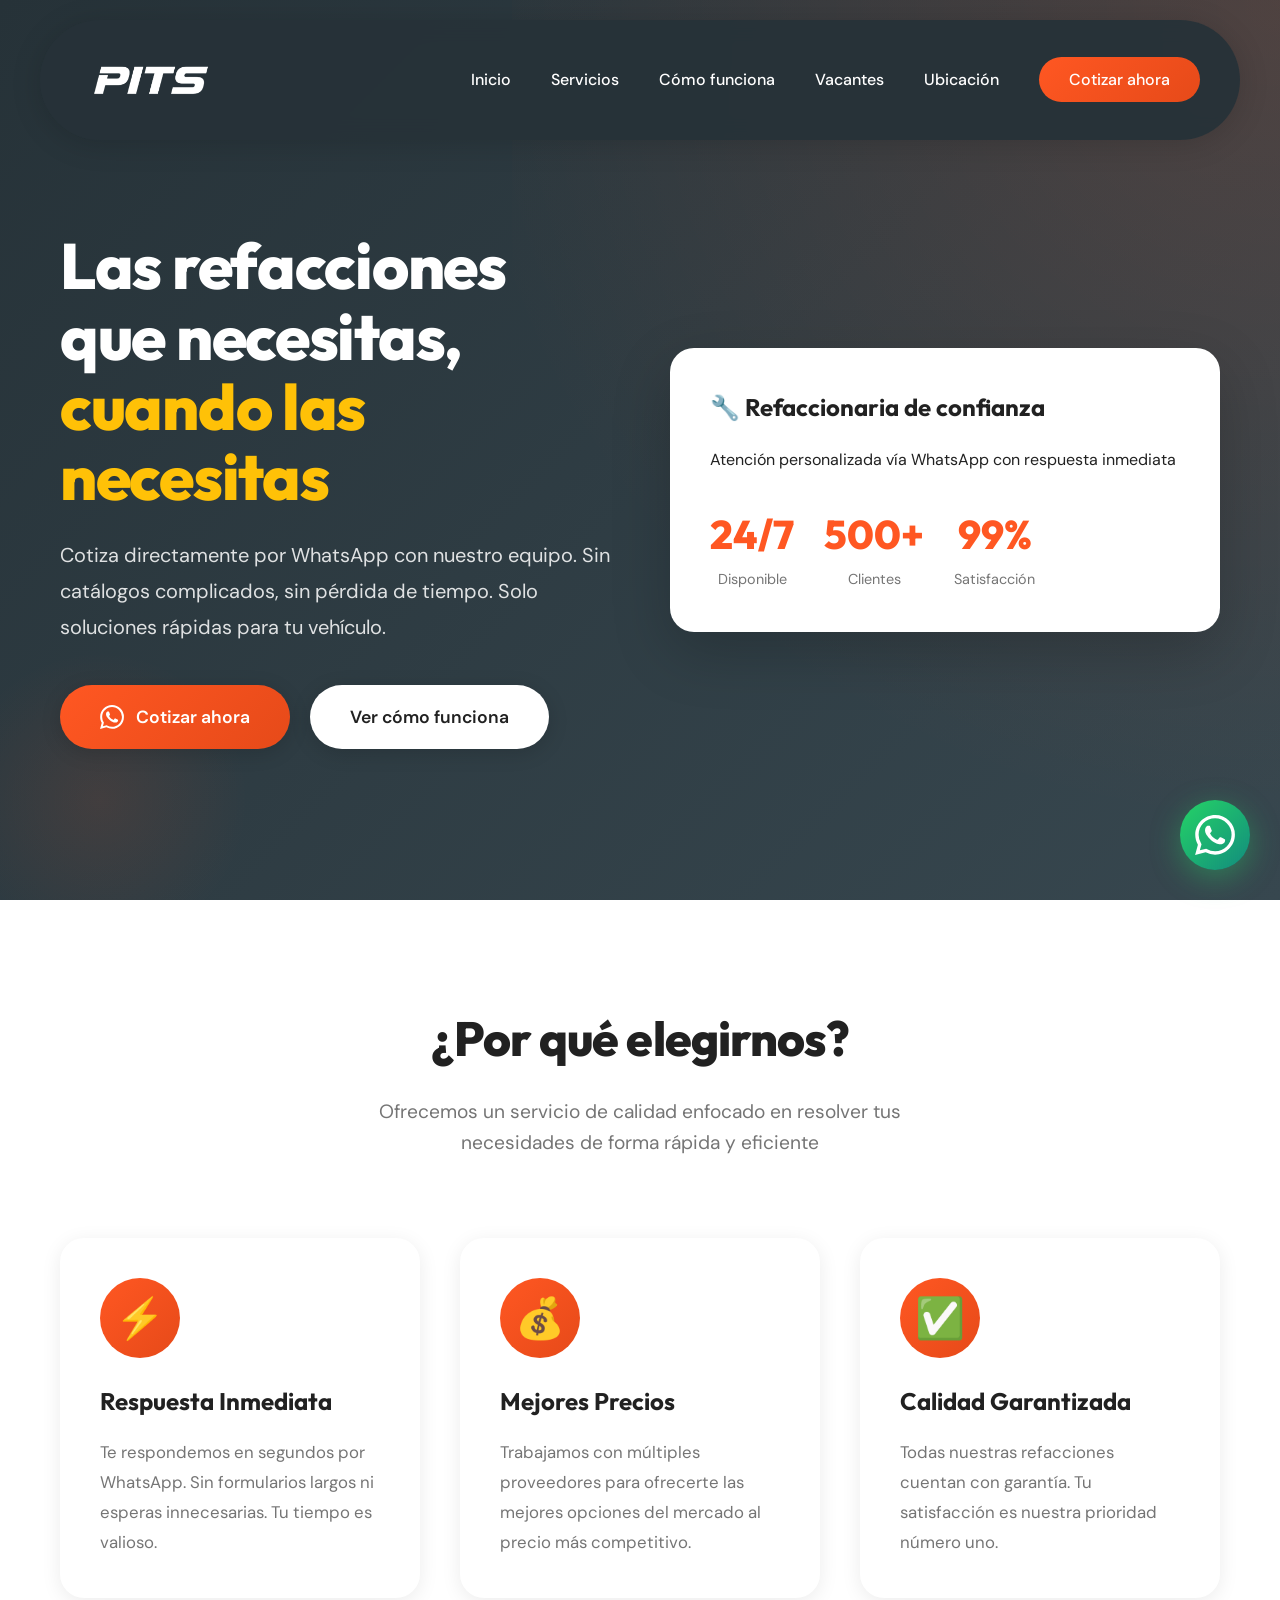
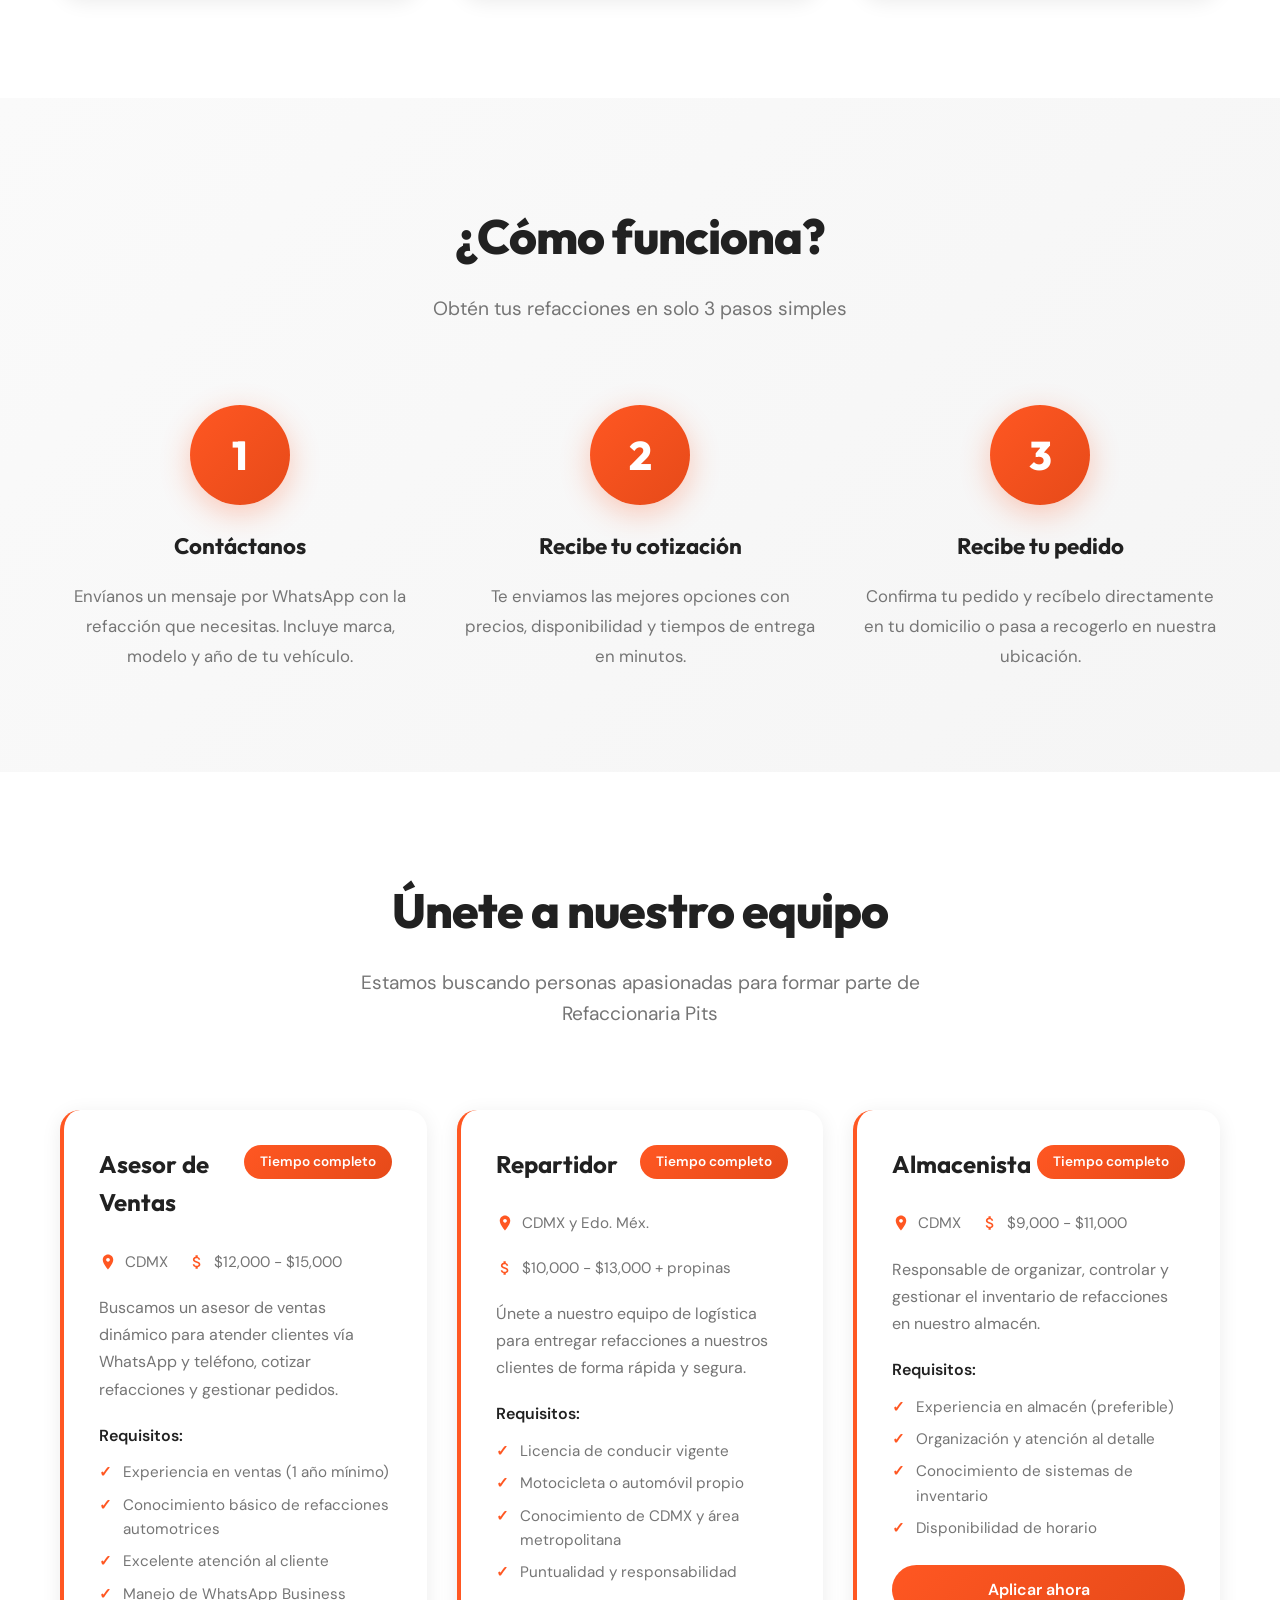
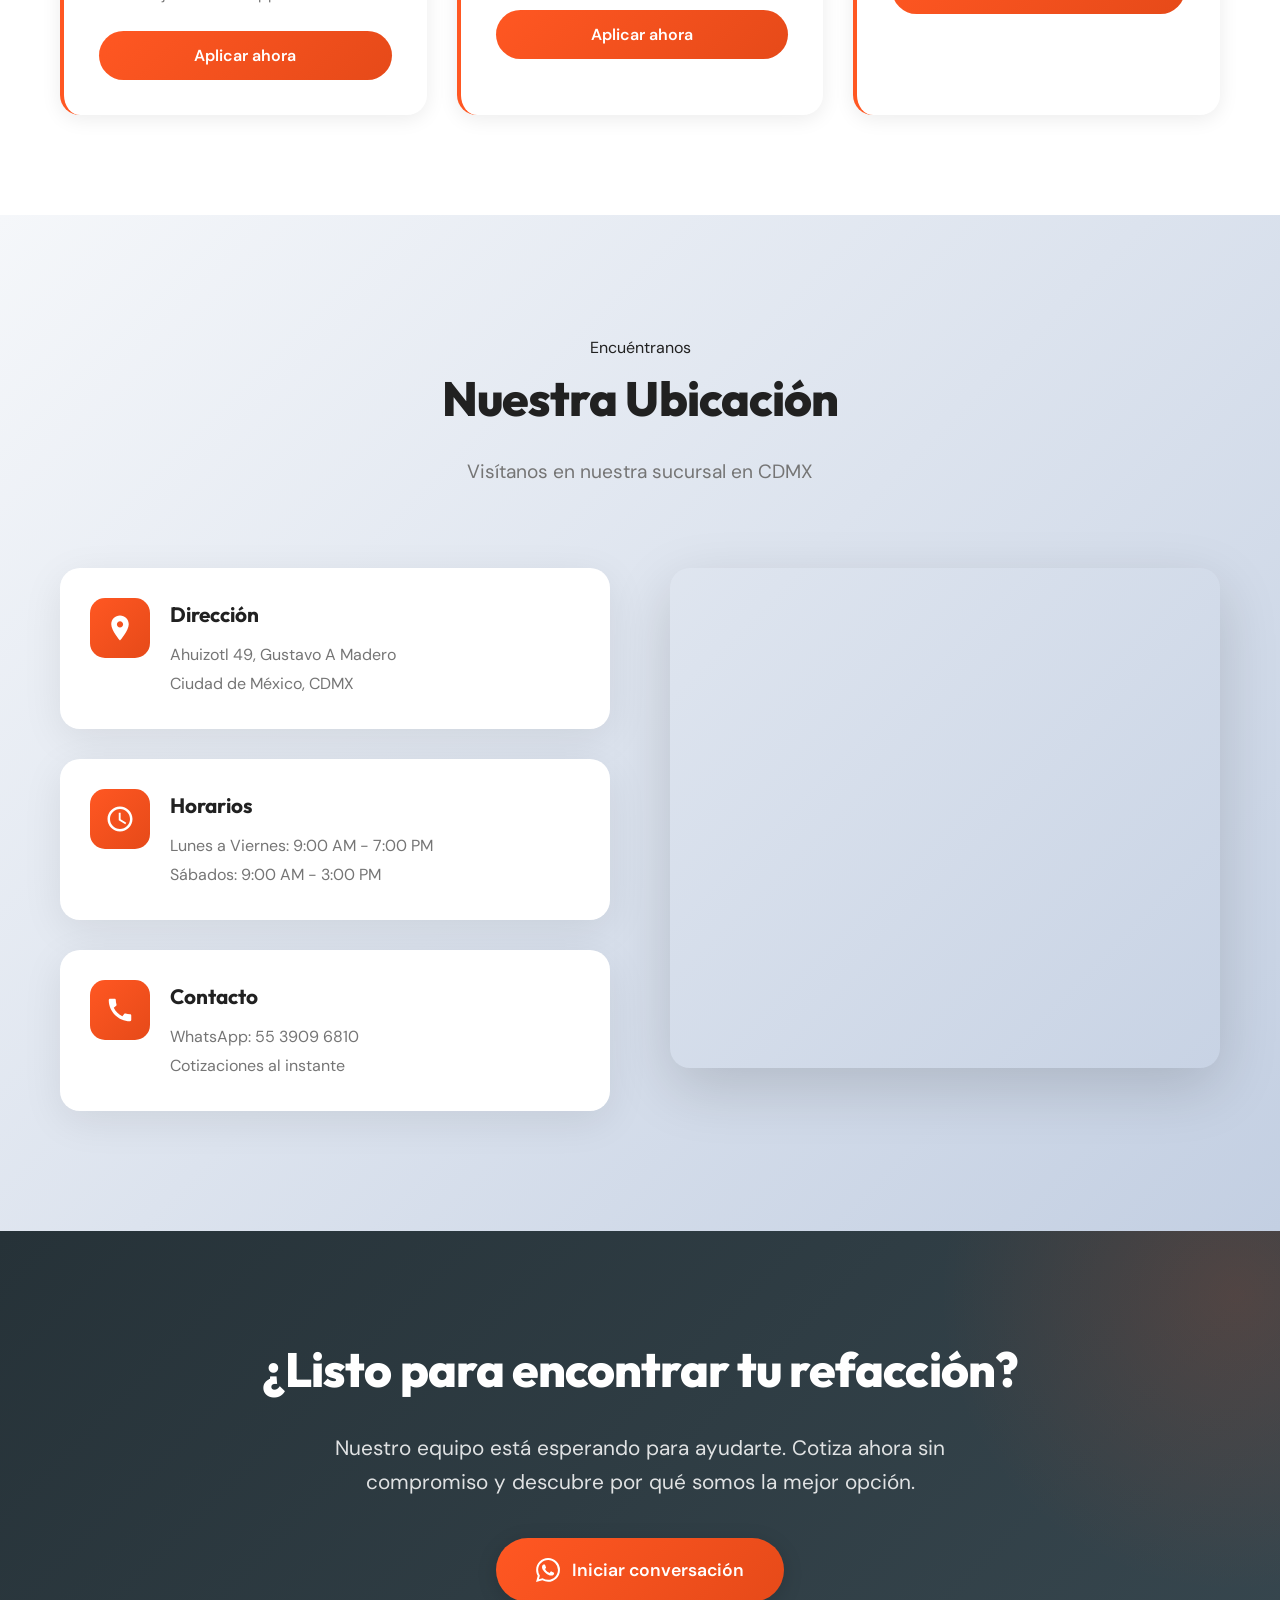
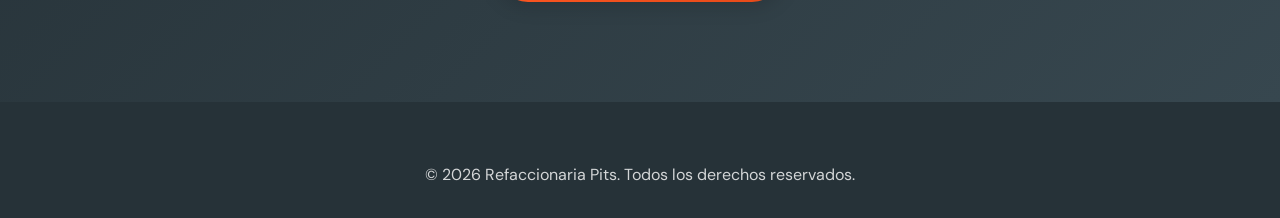
<file: index (6).html>
<!DOCTYPE html>
<html lang="es">
<head>
    <meta charset="UTF-8">
    <meta name="viewport" content="width=device-width, initial-scale=1.0">
    <title>Refaccionaria Pits - Refacciones de Calidad</title>
    <link rel="icon" type="image/png" href="logo con fondo.png">
    <link rel="preconnect" href="https://fonts.googleapis.com">
    <link rel="preconnect" href="https://fonts.gstatic.com" crossorigin>
    <link href="https://fonts.googleapis.com/css2?family=Outfit:wght@300;400;600;700;800&family=DM+Sans:wght@400;500;700&display=swap" rel="stylesheet">
    <style>
        * {
            margin: 0;
            padding: 0;
            box-sizing: border-box;
        }

        :root {
            --primary: #FF5722;
            --primary-dark: #E64A19;
            --secondary: #263238;
            --accent: #FFC107;
            --bg-light: #FAFAFA;
            --text-dark: #212121;
            --text-light: #757575;
            --card-bg: #FFFFFF;
            --shadow: rgba(0, 0, 0, 0.08);
        }

        body {
            font-family: 'DM Sans', sans-serif;
            background: var(--bg-light);
            color: var(--text-dark);
            overflow-x: hidden;
            line-height: 1.6;
            max-width: 100vw;
        }

        /* Animations */
        @keyframes fadeInUp {
            from {
                opacity: 0;
                transform: translateY(30px);
            }
            to {
                opacity: 1;
                transform: translateY(0);
            }
        }

        @keyframes float {
            0%, 100% { transform: translateY(0px); }
            50% { transform: translateY(-20px); }
        }

        @keyframes pulse {
            0%, 100% { transform: scale(1); }
            50% { transform: scale(1.05); }
        }

        @keyframes slideInLeft {
            from {
                opacity: 0;
                transform: translateX(-50px);
            }
            to {
                opacity: 1;
                transform: translateX(0);
            }
        }

        /* Navbar */
        .navbar {
            position: fixed;
            top: 20px;
            left: 50%;
            transform: translateX(-50%);
            width: calc(100% - 80px);
            max-width: 1200px;
            background: rgba(38, 50, 56, 0.95);
            backdrop-filter: blur(10px);
            padding: 20px 40px;
            z-index: 1000;
            box-shadow: 0 4px 30px rgba(0, 0, 0, 0.15);
            border-radius: 100px;
            transition: all 0.4s cubic-bezier(0.4, 0, 0.2, 1);
        }

        .navbar.scrolled {
            top: 10px;
            padding: 12px 30px;
            width: calc(100% - 100px);
            box-shadow: 0 2px 20px rgba(0, 0, 0, 0.2);
        }

        .navbar-container {
            display: flex;
            justify-content: space-between;
            align-items: center;
            transition: all 0.4s cubic-bezier(0.4, 0, 0.2, 1);
        }

        .logo {
            height: 80px;
            width: auto;
            filter: brightness(0) invert(1);
            transition: all 0.4s cubic-bezier(0.4, 0, 0.2, 1);
        }

        .navbar.scrolled .logo {
            height: 50px;
        }

        .logo:hover {
            transform: scale(1.05);
        }

        .nav-links {
            display: flex;
            gap: 40px;
            align-items: center;
            list-style: none;
            transition: all 0.4s cubic-bezier(0.4, 0, 0.2, 1);
        }

        .navbar.scrolled .nav-links {
            gap: 30px;
        }

        .nav-links a {
            color: white;
            text-decoration: none;
            font-weight: 500;
            transition: all 0.3s ease;
            font-size: 1rem;
        }

        .navbar.scrolled .nav-links a {
            font-size: 0.95rem;
        }

        .nav-links a:hover {
            color: var(--accent);
        }

        .nav-cta {
            background: linear-gradient(135deg, var(--primary) 0%, var(--primary-dark) 100%);
            color: white !important;
            padding: 12px 30px;
            border-radius: 50px;
            font-weight: 600;
            transition: all 0.3s ease;
        }

        .navbar.scrolled .nav-cta {
            padding: 10px 24px;
        }

        .nav-cta:hover {
            transform: translateY(-2px);
            box-shadow: 0 4px 15px rgba(255, 87, 34, 0.4);
        }

        .mobile-menu-btn {
            display: none;
            background: none;
            border: none;
            color: white;
            font-size: 1.8rem;
            cursor: pointer;
            transition: all 0.4s ease;
        }

        .navbar.scrolled .mobile-menu-btn {
            font-size: 1.5rem;
        }

        /* Mobile Menu */
        .mobile-menu {
            position: fixed;
            top: 0;
            right: -100%;
            width: 80%;
            max-width: 400px;
            height: 100vh;
            background: linear-gradient(135deg, var(--secondary) 0%, #37474F 100%);
            backdrop-filter: blur(20px);
            z-index: 2000;
            transition: right 0.4s cubic-bezier(0.4, 0, 0.2, 1);
            overflow-y: auto;
            box-shadow: -5px 0 30px rgba(0, 0, 0, 0.3);
        }

        .mobile-menu.active {
            right: 0;
        }

        .mobile-menu-header {
            display: flex;
            justify-content: space-between;
            align-items: center;
            padding: 25px 30px;
            border-bottom: 1px solid rgba(255, 255, 255, 0.1);
        }

        .mobile-menu-header img {
            height: 50px;
            filter: brightness(0) invert(1);
        }

        .mobile-menu-close {
            background: none;
            border: none;
            color: white;
            font-size: 2rem;
            cursor: pointer;
            padding: 0;
            width: 40px;
            height: 40px;
            display: flex;
            align-items: center;
            justify-content: center;
            border-radius: 50%;
            transition: all 0.3s ease;
        }

        .mobile-menu-close:hover {
            background: rgba(255, 255, 255, 0.1);
            transform: rotate(90deg);
        }

        .mobile-menu-links {
            list-style: none;
            padding: 30px 0;
        }

        .mobile-menu-links li {
            margin: 0;
        }

        .mobile-menu-links a {
            display: block;
            color: white;
            text-decoration: none;
            padding: 18px 30px;
            font-size: 1.1rem;
            font-weight: 500;
            transition: all 0.3s ease;
            border-left: 3px solid transparent;
        }

        .mobile-menu-links a:hover,
        .mobile-menu-links a:active {
            background: rgba(255, 255, 255, 0.05);
            border-left-color: var(--accent);
            padding-left: 40px;
        }

        .mobile-menu-cta {
            margin: 20px 30px;
        }

        .mobile-menu-cta a {
            display: flex;
            align-items: center;
            justify-content: center;
            gap: 12px;
            background: linear-gradient(135deg, var(--primary) 0%, var(--primary-dark) 100%);
            color: white;
            text-decoration: none;
            padding: 16px 30px;
            border-radius: 50px;
            font-weight: 600;
            font-size: 1rem;
            transition: all 0.3s ease;
            box-shadow: 0 4px 20px rgba(255, 87, 34, 0.3);
        }

        .mobile-menu-cta a:hover {
            transform: translateY(-2px);
            box-shadow: 0 6px 25px rgba(255, 87, 34, 0.5);
        }

        .mobile-menu-overlay {
            position: fixed;
            top: 0;
            left: 0;
            width: 100%;
            height: 100vh;
            background: rgba(0, 0, 0, 0.7);
            backdrop-filter: blur(5px);
            z-index: 1999;
            opacity: 0;
            pointer-events: none;
            transition: opacity 0.4s ease;
        }

        .mobile-menu-overlay.active {
            opacity: 1;
            pointer-events: all;
        }

        /* Hero Section */
        .hero {
            min-height: 100vh;
            background: linear-gradient(135deg, var(--secondary) 0%, #37474F 100%);
            position: relative;
            overflow: hidden;
            display: flex;
            align-items: center;
            padding: 140px 20px 60px;
        }

        .hero::before {
            content: '';
            position: absolute;
            top: 0;
            right: 0;
            width: 60%;
            height: 100%;
            background: radial-gradient(circle at top right, rgba(255, 87, 34, 0.15), transparent 70%);
            pointer-events: none;
        }

        .hero::after {
            content: '';
            position: absolute;
            bottom: -50px;
            left: -50px;
            width: 300px;
            height: 300px;
            background: radial-gradient(circle, var(--primary) 0%, transparent 70%);
            opacity: 0.1;
            animation: pulse 4s ease-in-out infinite;
        }

        .container {
            max-width: 1200px;
            margin: 0 auto;
            position: relative;
            z-index: 1;
            width: 100%;
            padding: 0 20px;
            box-sizing: border-box;
        }

        .hero-content {
            display: grid;
            grid-template-columns: 1fr 1fr;
            gap: 60px;
            align-items: center;
            animation: fadeInUp 0.8s ease-out;
            width: 100%;
            max-width: 100%;
        }

        .hero-text h1 {
            font-family: 'Outfit', sans-serif;
            font-size: clamp(2.5rem, 5vw, 4rem);
            font-weight: 800;
            color: white;
            margin-bottom: 24px;
            line-height: 1.1;
            letter-spacing: -0.02em;
        }

        .hero-text h1 .highlight {
            color: var(--accent);
            position: relative;
            display: inline-block;
        }

        .hero-text p {
            font-size: 1.25rem;
            color: rgba(255, 255, 255, 0.85);
            margin-bottom: 40px;
            line-height: 1.8;
        }

        .cta-group {
            display: flex;
            gap: 20px;
            flex-wrap: wrap;
        }

        .btn {
            padding: 18px 40px;
            border: none;
            border-radius: 50px;
            font-size: 1.1rem;
            font-weight: 600;
            cursor: pointer;
            transition: all 0.3s cubic-bezier(0.4, 0, 0.2, 1);
            text-decoration: none;
            display: inline-flex;
            align-items: center;
            gap: 12px;
            font-family: 'DM Sans', sans-serif;
            box-shadow: 0 4px 20px rgba(0, 0, 0, 0.15);
        }

        .btn-primary {
            background: linear-gradient(135deg, var(--primary) 0%, var(--primary-dark) 100%);
            color: white;
        }

        .btn-primary:hover {
            transform: translateY(-3px);
            box-shadow: 0 8px 30px rgba(255, 87, 34, 0.4);
        }

        .btn-secondary {
            background: white;
            color: var(--text-dark);
        }

        .btn-secondary:hover {
            transform: translateY(-3px);
            box-shadow: 0 8px 30px rgba(255, 255, 255, 0.3);
        }

        .hero-visual {
            position: relative;
            animation: float 6s ease-in-out infinite;
        }

        .visual-card {
            background: white;
            border-radius: 24px;
            padding: 40px;
            box-shadow: 0 20px 60px rgba(0, 0, 0, 0.2);
            width: 100%;
            max-width: 100%;
            box-sizing: border-box;
        }

        .visual-card h3 {
            font-family: 'Outfit', sans-serif;
            font-size: 1.5rem;
            margin-bottom: 20px;
            color: var(--text-dark);
        }

        .stats {
            display: flex;
            gap: 30px;
            margin-top: 30px;
        }

        .stat {
            text-align: center;
        }

        .stat-number {
            font-family: 'Outfit', sans-serif;
            font-size: 2.5rem;
            font-weight: 800;
            color: var(--primary);
            display: block;
        }

        .stat-label {
            font-size: 0.9rem;
            color: var(--text-light);
            margin-top: 8px;
        }

        /* Features Section */
        .features {
            padding: 100px 20px;
            background: white;
        }

        .section-header {
            text-align: center;
            margin-bottom: 80px;
            animation: fadeInUp 0.8s ease-out;
        }

        .section-header h2 {
            font-family: 'Outfit', sans-serif;
            font-size: clamp(2rem, 4vw, 3rem);
            font-weight: 800;
            color: var(--text-dark);
            margin-bottom: 20px;
            letter-spacing: -0.02em;
        }

        .section-header p {
            font-size: 1.2rem;
            color: var(--text-light);
            max-width: 600px;
            margin: 0 auto;
        }

        .features-grid {
            display: grid;
            grid-template-columns: repeat(auto-fit, minmax(300px, 1fr));
            gap: 40px;
        }

        .feature-card {
            background: var(--card-bg);
            padding: 40px;
            border-radius: 24px;
            box-shadow: 0 4px 20px var(--shadow);
            transition: all 0.4s cubic-bezier(0.4, 0, 0.2, 1);
            animation: fadeInUp 0.8s ease-out;
            animation-fill-mode: both;
        }

        .feature-card:nth-child(1) { animation-delay: 0.1s; }
        .feature-card:nth-child(2) { animation-delay: 0.2s; }
        .feature-card:nth-child(3) { animation-delay: 0.3s; }

        .feature-card:hover {
            transform: translateY(-10px);
            box-shadow: 0 12px 40px rgba(0, 0, 0, 0.12);
        }

        .feature-icon {
            width: 80px;
            height: 80px;
            border-radius: 50%;
            background: linear-gradient(135deg, var(--primary) 0%, var(--primary-dark) 100%);
            display: flex;
            align-items: center;
            justify-content: center;
            margin-bottom: 24px;
            font-size: 2.5rem;
        }

        .feature-card h3 {
            font-family: 'Outfit', sans-serif;
            font-size: 1.5rem;
            font-weight: 700;
            margin-bottom: 16px;
            color: var(--text-dark);
        }

        .feature-card p {
            color: var(--text-light);
            line-height: 1.8;
            font-size: 1.05rem;
        }

        /* How It Works Section */
        .how-it-works {
            padding: 100px 20px;
            background: linear-gradient(135deg, #FAFAFA 0%, #F5F5F5 100%);
        }

        .steps {
            display: grid;
            grid-template-columns: repeat(auto-fit, minmax(250px, 1fr));
            gap: 40px;
            margin-top: 60px;
        }

        .step {
            text-align: center;
            position: relative;
            animation: fadeInUp 0.8s ease-out;
            animation-fill-mode: both;
        }

        .step:nth-child(1) { animation-delay: 0.1s; }
        .step:nth-child(2) { animation-delay: 0.2s; }
        .step:nth-child(3) { animation-delay: 0.3s; }

        .step-number {
            width: 100px;
            height: 100px;
            border-radius: 50%;
            background: linear-gradient(135deg, var(--primary) 0%, var(--primary-dark) 100%);
            color: white;
            font-family: 'Outfit', sans-serif;
            font-size: 2.5rem;
            font-weight: 800;
            display: flex;
            align-items: center;
            justify-content: center;
            margin: 0 auto 24px;
            box-shadow: 0 8px 30px rgba(255, 87, 34, 0.3);
        }

        .step h3 {
            font-family: 'Outfit', sans-serif;
            font-size: 1.4rem;
            font-weight: 700;
            margin-bottom: 16px;
            color: var(--text-dark);
        }

        .step p {
            color: var(--text-light);
            line-height: 1.8;
            font-size: 1.05rem;
        }

        /* Vacancies Section */
        .vacancies {
            padding: 100px 20px;
            background: white;
        }

        .vacancies-grid {
            display: grid;
            grid-template-columns: repeat(auto-fit, minmax(350px, 1fr));
            gap: 30px;
            margin-top: 60px;
        }

        .vacancy-card {
            background: var(--card-bg);
            border-radius: 20px;
            padding: 35px;
            box-shadow: 0 4px 20px var(--shadow);
            transition: all 0.4s cubic-bezier(0.4, 0, 0.2, 1);
            border-left: 4px solid var(--primary);
            animation: fadeInUp 0.8s ease-out;
            animation-fill-mode: both;
        }

        .vacancy-card:nth-child(1) { animation-delay: 0.1s; }
        .vacancy-card:nth-child(2) { animation-delay: 0.2s; }
        .vacancy-card:nth-child(3) { animation-delay: 0.3s; }

        .vacancy-card:hover {
            transform: translateY(-8px);
            box-shadow: 0 12px 40px rgba(0, 0, 0, 0.15);
        }

        .vacancy-header {
            display: flex;
            justify-content: space-between;
            align-items: start;
            margin-bottom: 20px;
        }

        .vacancy-card h3 {
            font-family: 'Outfit', sans-serif;
            font-size: 1.5rem;
            font-weight: 700;
            color: var(--text-dark);
            margin-bottom: 8px;
        }

        .vacancy-badge {
            background: linear-gradient(135deg, var(--primary) 0%, var(--primary-dark) 100%);
            color: white;
            padding: 6px 16px;
            border-radius: 20px;
            font-size: 0.85rem;
            font-weight: 600;
            white-space: nowrap;
        }

        .vacancy-meta {
            display: flex;
            gap: 20px;
            margin-bottom: 20px;
            flex-wrap: wrap;
        }

        .vacancy-meta-item {
            display: flex;
            align-items: center;
            gap: 8px;
            color: var(--text-light);
            font-size: 0.95rem;
        }

        .vacancy-meta-item svg {
            width: 18px;
            height: 18px;
            fill: var(--primary);
        }

        .vacancy-description {
            color: var(--text-light);
            line-height: 1.7;
            margin-bottom: 20px;
            font-size: 1rem;
        }

        .vacancy-requirements {
            margin-bottom: 25px;
        }

        .vacancy-requirements h4 {
            font-size: 1rem;
            font-weight: 600;
            color: var(--text-dark);
            margin-bottom: 12px;
        }

        .vacancy-requirements ul {
            list-style: none;
            padding: 0;
        }

        .vacancy-requirements li {
            padding-left: 24px;
            position: relative;
            color: var(--text-light);
            margin-bottom: 8px;
            font-size: 0.95rem;
        }

        .vacancy-requirements li::before {
            content: '✓';
            position: absolute;
            left: 0;
            color: var(--primary);
            font-weight: bold;
        }

        .vacancy-apply-btn {
            width: 100%;
            padding: 14px;
            background: linear-gradient(135deg, var(--primary) 0%, var(--primary-dark) 100%);
            color: white;
            border: none;
            border-radius: 50px;
            font-size: 1rem;
            font-weight: 600;
            cursor: pointer;
            transition: all 0.3s ease;
            font-family: 'DM Sans', sans-serif;
        }

        .vacancy-apply-btn:hover {
            transform: translateY(-2px);
            box-shadow: 0 6px 25px rgba(255, 87, 34, 0.4);
        }

        /* Location Section */
        .location-section {
            padding: 120px 0;
            background: linear-gradient(135deg, #f5f7fa 0%, #c3cfe2 100%);
        }

        .location-content {
            display: grid;
            grid-template-columns: 1fr 1fr;
            gap: 60px;
            margin-top: 60px;
            align-items: start;
        }

        .location-info {
            display: flex;
            flex-direction: column;
            gap: 30px;
        }

        .info-card {
            background: white;
            padding: 30px;
            border-radius: 20px;
            display: flex;
            gap: 20px;
            align-items: flex-start;
            box-shadow: 0 10px 40px rgba(0, 0, 0, 0.08);
            transition: all 0.3s ease;
            animation: fadeInUp 0.6s ease-out forwards;
        }

        .info-card:hover {
            transform: translateY(-5px);
            box-shadow: 0 15px 50px rgba(0, 0, 0, 0.12);
        }

        .info-icon {
            background: linear-gradient(135deg, var(--primary) 0%, var(--primary-dark) 100%);
            color: white;
            width: 60px;
            height: 60px;
            border-radius: 15px;
            display: flex;
            align-items: center;
            justify-content: center;
            flex-shrink: 0;
        }

        .info-icon svg {
            width: 30px;
            height: 30px;
        }

        .info-card h3 {
            font-family: 'Outfit', sans-serif;
            font-size: 1.3rem;
            font-weight: 700;
            color: var(--text-dark);
            margin-bottom: 10px;
        }

        .info-card p {
            color: var(--text-light);
            line-height: 1.8;
            margin: 0;
        }

        .map-container {
            border-radius: 20px;
            overflow: hidden;
            box-shadow: 0 20px 60px rgba(0, 0, 0, 0.15);
            height: 500px;
            position: sticky;
            top: 100px;
            animation: fadeInUp 0.6s ease-out 0.2s forwards;
            opacity: 0;
        }

        .map-container iframe {
            width: 100%;
            height: 100%;
            border: none;
        }

        @keyframes fadeInUp {
            from {
                opacity: 0;
                transform: translateY(30px);
            }
            to {
                opacity: 1;
                transform: translateY(0);
            }
        }

        /* CTA Section */
        .cta-section {
            padding: 100px 20px;
            background: linear-gradient(135deg, var(--secondary) 0%, #37474F 100%);
            position: relative;
            overflow: hidden;
        }

        .cta-section::before {
            content: '';
            position: absolute;
            top: -50%;
            right: -20%;
            width: 600px;
            height: 600px;
            border-radius: 50%;
            background: radial-gradient(circle, rgba(255, 87, 34, 0.15), transparent 70%);
            animation: pulse 8s ease-in-out infinite;
        }

        .cta-content {
            text-align: center;
            position: relative;
            z-index: 1;
        }

        .cta-content h2 {
            font-family: 'Outfit', sans-serif;
            font-size: clamp(2rem, 4vw, 3rem);
            font-weight: 800;
            color: white;
            margin-bottom: 24px;
            letter-spacing: -0.02em;
        }

        .cta-content p {
            font-size: 1.3rem;
            color: rgba(255, 255, 255, 0.85);
            margin-bottom: 40px;
            max-width: 700px;
            margin-left: auto;
            margin-right: auto;
        }

        /* WhatsApp Floating Button */
        .whatsapp-float {
            position: fixed;
            bottom: 30px;
            right: 30px;
            width: 70px;
            height: 70px;
            border-radius: 50%;
            background: linear-gradient(135deg, #25D366 0%, #128C7E 100%);
            display: flex;
            align-items: center;
            justify-content: center;
            box-shadow: 0 8px 30px rgba(37, 211, 102, 0.4);
            cursor: pointer;
            z-index: 1000;
            transition: all 0.3s cubic-bezier(0.4, 0, 0.2, 1);
            animation: pulse 2s ease-in-out infinite;
        }

        .whatsapp-float:hover {
            transform: scale(1.1);
            box-shadow: 0 12px 40px rgba(37, 211, 102, 0.6);
        }

        .whatsapp-float svg {
            width: 40px;
            height: 40px;
            fill: white;
        }

        /* Footer */
        footer {
            background: var(--secondary);
            color: white;
            padding: 60px 20px 30px;
            text-align: center;
        }

        footer p {
            opacity: 0.8;
            font-size: 1rem;
        }

        /* Responsive */
        @media (max-width: 968px) {
            .navbar {
                width: calc(100% - 40px);
                padding: 15px 25px;
            }

            .navbar.scrolled {
                width: calc(100% - 40px);
                padding: 12px 20px;
            }

            .nav-links {
                display: none;
            }

            .mobile-menu-btn {
                display: block;
            }

            .hero-content {
                grid-template-columns: 1fr;
                text-align: center;
            }

            .hero-visual {
                order: -1;
            }

            .cta-group {
                justify-content: center;
            }

            .stats {
                justify-content: center;
            }

            .vacancies-grid {
                grid-template-columns: 1fr;
            }

            .location-content {
                grid-template-columns: 1fr;
                gap: 40px;
            }

            .map-container {
                position: relative;
                top: 0;
                height: 400px;
            }
        }

        @media (max-width: 640px) {
            .navbar {
                padding: 12px 20px;
                width: calc(100% - 30px);
                border-radius: 60px;
            }

            .navbar.scrolled {
                padding: 10px 18px;
                width: calc(100% - 30px);
            }

            .logo {
                height: 60px;
            }

            .navbar.scrolled .logo {
                height: 40px;
            }

            .hero {
                padding: 100px 0 40px;
            }

            .container {
                padding: 0 15px;
            }

            .visual-card {
                padding: 25px;
                margin: 0;
            }

            .visual-card h3 {
                font-size: 1.2rem;
            }

            .stats {
                gap: 15px;
                flex-wrap: wrap;
                justify-content: center;
            }

            .stat {
                flex: 1;
                min-width: 80px;
            }

            .stat-number {
                font-size: 1.8rem;
            }

            .stat-label {
                font-size: 0.8rem;
            }

            .btn {
                padding: 16px 32px;
                font-size: 1rem;
            }

            .feature-card {
                padding: 30px;
            }

            .whatsapp-float {
                width: 60px;
                height: 60px;
                bottom: 20px;
                right: 20px;
            }

            .whatsapp-float svg {
                width: 32px;
                height: 32px;
            }

            .vacancy-card {
                padding: 25px;
            }

            .location-section {
                padding: 80px 0;
            }

            .info-card {
                padding: 20px;
                flex-direction: column;
                text-align: center;
                align-items: center;
            }

            .info-card h3 {
                font-size: 1.1rem;
            }

            .map-container {
                height: 350px;
            }
        }

        @media (max-width: 480px) {
            .container {
                padding: 0 10px;
            }

            .hero {
                padding: 90px 0 30px;
            }

            .visual-card {
                padding: 20px;
                border-radius: 16px;
            }

            .visual-card h3 {
                font-size: 1.1rem;
            }

            .stats {
                gap: 10px;
            }

            .stat-number {
                font-size: 1.5rem;
            }

            .stat-label {
                font-size: 0.75rem;
            }
        }
    </style>
</head>
<body>
    <!-- Navbar -->
    <nav class="navbar">
        <div class="navbar-container">
            <img src="logo sin fondo pits.png" alt="Refaccionaria Pits Logo" class="logo">
            <ul class="nav-links">
                <li><a href="#inicio">Inicio</a></li>
                <li><a href="#servicios">Servicios</a></li>
                <li><a href="#como-funciona">Cómo funciona</a></li>
                <li><a href="#vacantes">Vacantes</a></li>
                <li><a href="#ubicacion">Ubicación</a></li>
                <li><a href="https://wa.me/5215539096810?text=Hola,%20necesito%20cotizar%20una%20refacción" class="nav-cta" target="_blank">Cotizar ahora</a></li>
            </ul>
            <button class="mobile-menu-btn">☰</button>
        </div>
    </nav>

    <!-- Mobile Menu Overlay -->
    <div class="mobile-menu-overlay" id="mobileMenuOverlay"></div>

    <!-- Mobile Menu -->
    <div class="mobile-menu" id="mobileMenu">
        <div class="mobile-menu-header">
            <img src="logo sin fondo pits.png" alt="Refaccionaria Pits">
            <button class="mobile-menu-close" id="mobileMenuClose">×</button>
        </div>
        <ul class="mobile-menu-links">
            <li><a href="#inicio" class="mobile-link">Inicio</a></li>
            <li><a href="#servicios" class="mobile-link">Servicios</a></li>
            <li><a href="#como-funciona" class="mobile-link">Cómo funciona</a></li>
            <li><a href="#vacantes" class="mobile-link">Vacantes</a></li>
            <li><a href="#ubicacion" class="mobile-link">Ubicación</a></li>
        </ul>
        <div class="mobile-menu-cta">
            <a href="https://wa.me/5215539096810?text=Hola,%20necesito%20cotizar%20una%20refacción" target="_blank">
                <svg width="20" height="20" viewBox="0 0 24 24" fill="currentColor">
                    <path d="M17.472 14.382c-.297-.149-1.758-.867-2.03-.967-.273-.099-.471-.148-.67.15-.197.297-.767.966-.94 1.164-.173.199-.347.223-.644.075-.297-.15-1.255-.463-2.39-1.475-.883-.788-1.48-1.761-1.653-2.059-.173-.297-.018-.458.13-.606.134-.133.298-.347.446-.52.149-.174.198-.298.298-.497.099-.198.05-.371-.025-.52-.075-.149-.669-1.612-.916-2.207-.242-.579-.487-.5-.669-.51-.173-.008-.371-.01-.57-.01-.198 0-.52.074-.792.372-.272.297-1.04 1.016-1.04 2.479 0 1.462 1.065 2.875 1.213 3.074.149.198 2.096 3.2 5.077 4.487.709.306 1.262.489 1.694.625.712.227 1.36.195 1.871.118.571-.085 1.758-.719 2.006-1.413.248-.694.248-1.289.173-1.413-.074-.124-.272-.198-.57-.347m-5.421 7.403h-.004a9.87 9.87 0 01-5.031-1.378l-.361-.214-3.741.982.998-3.648-.235-.374a9.86 9.86 0 01-1.51-5.26c.001-5.45 4.436-9.884 9.888-9.884 2.64 0 5.122 1.03 6.988 2.898a9.825 9.825 0 012.893 6.994c-.003 5.45-4.437 9.884-9.885 9.884m8.413-18.297A11.815 11.815 0 0012.05 0C5.495 0 .16 5.335.157 11.892c0 2.096.547 4.142 1.588 5.945L.057 24l6.305-1.654a11.882 11.882 0 005.683 1.448h.005c6.554 0 11.89-5.335 11.893-11.893a11.821 11.821 0 00-3.48-8.413Z"/>
                </svg>
                Cotizar ahora
            </a>
        </div>
    </div>

    <!-- Hero Section -->
    <section class="hero" id="inicio">
        <div class="container">
            <div class="hero-content">
                <div class="hero-text">
                    <h1>Las refacciones que necesitas, <span class="highlight">cuando las necesitas</span></h1>
                    <p>Cotiza directamente por WhatsApp con nuestro equipo. Sin catálogos complicados, sin pérdida de tiempo. Solo soluciones rápidas para tu vehículo.</p>
                    <div class="cta-group">
                        <a href="https://wa.me/5215539096810?text=Hola,%20necesito%20cotizar%20una%20refacción" class="btn btn-primary" target="_blank">
                            <svg width="24" height="24" viewBox="0 0 24 24" fill="currentColor">
                                <path d="M17.472 14.382c-.297-.149-1.758-.867-2.03-.967-.273-.099-.471-.148-.67.15-.197.297-.767.966-.94 1.164-.173.199-.347.223-.644.075-.297-.15-1.255-.463-2.39-1.475-.883-.788-1.48-1.761-1.653-2.059-.173-.297-.018-.458.13-.606.134-.133.298-.347.446-.52.149-.174.198-.298.298-.497.099-.198.05-.371-.025-.52-.075-.149-.669-1.612-.916-2.207-.242-.579-.487-.5-.669-.51-.173-.008-.371-.01-.57-.01-.198 0-.52.074-.792.372-.272.297-1.04 1.016-1.04 2.479 0 1.462 1.065 2.875 1.213 3.074.149.198 2.096 3.2 5.077 4.487.709.306 1.262.489 1.694.625.712.227 1.36.195 1.871.118.571-.085 1.758-.719 2.006-1.413.248-.694.248-1.289.173-1.413-.074-.124-.272-.198-.57-.347m-5.421 7.403h-.004a9.87 9.87 0 01-5.031-1.378l-.361-.214-3.741.982.998-3.648-.235-.374a9.86 9.86 0 01-1.51-5.26c.001-5.45 4.436-9.884 9.888-9.884 2.64 0 5.122 1.03 6.988 2.898a9.825 9.825 0 012.893 6.994c-.003 5.45-4.437 9.884-9.885 9.884m8.413-18.297A11.815 11.815 0 0012.05 0C5.495 0 .16 5.335.157 11.892c0 2.096.547 4.142 1.588 5.945L.057 24l6.305-1.654a11.882 11.882 0 005.683 1.448h.005c6.554 0 11.89-5.335 11.893-11.893a11.821 11.821 0 00-3.48-8.413Z"/>
                            </svg>
                            Cotizar ahora
                        </a>
                        <a href="#como-funciona" class="btn btn-secondary">
                            Ver cómo funciona
                        </a>
                    </div>
                </div>
                <div class="hero-visual">
                    <div class="visual-card">
                        <h3>🔧 Refaccionaria de confianza</h3>
                        <p>Atención personalizada vía WhatsApp con respuesta inmediata</p>
                        <div class="stats">
                            <div class="stat">
                                <span class="stat-number">24/7</span>
                                <span class="stat-label">Disponible</span>
                            </div>
                            <div class="stat">
                                <span class="stat-number">500+</span>
                                <span class="stat-label">Clientes</span>
                            </div>
                            <div class="stat">
                                <span class="stat-number">99%</span>
                                <span class="stat-label">Satisfacción</span>
                            </div>
                        </div>
                    </div>
                </div>
            </div>
        </div>
    </section>

    <!-- Features Section -->
    <section class="features" id="servicios">
        <div class="container">
            <div class="section-header">
                <h2>¿Por qué elegirnos?</h2>
                <p>Ofrecemos un servicio de calidad enfocado en resolver tus necesidades de forma rápida y eficiente</p>
            </div>
            <div class="features-grid">
                <div class="feature-card">
                    <div class="feature-icon">⚡</div>
                    <h3>Respuesta Inmediata</h3>
                    <p>Te respondemos en segundos por WhatsApp. Sin formularios largos ni esperas innecesarias. Tu tiempo es valioso.</p>
                </div>
                <div class="feature-card">
                    <div class="feature-icon">💰</div>
                    <h3>Mejores Precios</h3>
                    <p>Trabajamos con múltiples proveedores para ofrecerte las mejores opciones del mercado al precio más competitivo.</p>
                </div>
                <div class="feature-card">
                    <div class="feature-icon">✅</div>
                    <h3>Calidad Garantizada</h3>
                    <p>Todas nuestras refacciones cuentan con garantía. Tu satisfacción es nuestra prioridad número uno.</p>
                </div>
            </div>
        </div>
    </section>

    <!-- How It Works Section -->
    <section class="how-it-works" id="como-funciona">
        <div class="container">
            <div class="section-header">
                <h2>¿Cómo funciona?</h2>
                <p>Obtén tus refacciones en solo 3 pasos simples</p>
            </div>
            <div class="steps">
                <div class="step">
                    <div class="step-number">1</div>
                    <h3>Contáctanos</h3>
                    <p>Envíanos un mensaje por WhatsApp con la refacción que necesitas. Incluye marca, modelo y año de tu vehículo.</p>
                </div>
                <div class="step">
                    <div class="step-number">2</div>
                    <h3>Recibe tu cotización</h3>
                    <p>Te enviamos las mejores opciones con precios, disponibilidad y tiempos de entrega en minutos.</p>
                </div>
                <div class="step">
                    <div class="step-number">3</div>
                    <h3>Recibe tu pedido</h3>
                    <p>Confirma tu pedido y recíbelo directamente en tu domicilio o pasa a recogerlo en nuestra ubicación.</p>
                </div>
            </div>
        </div>
    </section>

    <!-- Vacancies Section -->
    <section class="vacancies" id="vacantes">
        <div class="container">
            <div class="section-header">
                <h2>Únete a nuestro equipo</h2>
                <p>Estamos buscando personas apasionadas para formar parte de Refaccionaria Pits</p>
            </div>
            <div class="vacancies-grid">
                <div class="vacancy-card">
                    <div class="vacancy-header">
                        <div>
                            <h3>Asesor de Ventas</h3>
                        </div>
                        <span class="vacancy-badge">Tiempo completo</span>
                    </div>
                    <div class="vacancy-meta">
                        <div class="vacancy-meta-item">
                            <svg viewBox="0 0 24 24"><path d="M12 2C8.13 2 5 5.13 5 9c0 5.25 7 13 7 13s7-7.75 7-13c0-3.87-3.13-7-7-7zm0 9.5c-1.38 0-2.5-1.12-2.5-2.5s1.12-2.5 2.5-2.5 2.5 1.12 2.5 2.5-1.12 2.5-2.5 2.5z"/></svg>
                            CDMX
                        </div>
                        <div class="vacancy-meta-item">
                            <svg viewBox="0 0 24 24"><path d="M11.8 10.9c-2.27-.59-3-1.2-3-2.15 0-1.09 1.01-1.85 2.7-1.85 1.78 0 2.44.85 2.5 2.1h2.21c-.07-1.72-1.12-3.3-3.21-3.81V3h-3v2.16c-1.94.42-3.5 1.68-3.5 3.61 0 2.31 1.91 3.46 4.7 4.13 2.5.6 3 1.48 3 2.41 0 .69-.49 1.79-2.7 1.79-2.06 0-2.87-.92-2.98-2.1h-2.2c.12 2.19 1.76 3.42 3.68 3.83V21h3v-2.15c1.95-.37 3.5-1.5 3.5-3.55 0-2.84-2.43-3.81-4.7-4.4z"/></svg>
                            $12,000 - $15,000
                        </div>
                    </div>
                    <p class="vacancy-description">
                        Buscamos un asesor de ventas dinámico para atender clientes vía WhatsApp y teléfono, cotizar refacciones y gestionar pedidos.
                    </p>
                    <div class="vacancy-requirements">
                        <h4>Requisitos:</h4>
                        <ul>
                            <li>Experiencia en ventas (1 año mínimo)</li>
                            <li>Conocimiento básico de refacciones automotrices</li>
                            <li>Excelente atención al cliente</li>
                            <li>Manejo de WhatsApp Business</li>
                        </ul>
                    </div>
                    <button class="vacancy-apply-btn" onclick="applyJob('Asesor de Ventas')">Aplicar ahora</button>
                </div>

                <div class="vacancy-card">
                    <div class="vacancy-header">
                        <div>
                            <h3>Repartidor</h3>
                        </div>
                        <span class="vacancy-badge">Tiempo completo</span>
                    </div>
                    <div class="vacancy-meta">
                        <div class="vacancy-meta-item">
                            <svg viewBox="0 0 24 24"><path d="M12 2C8.13 2 5 5.13 5 9c0 5.25 7 13 7 13s7-7.75 7-13c0-3.87-3.13-7-7-7zm0 9.5c-1.38 0-2.5-1.12-2.5-2.5s1.12-2.5 2.5-2.5 2.5 1.12 2.5 2.5-1.12 2.5-2.5 2.5z"/></svg>
                            CDMX y Edo. Méx.
                        </div>
                        <div class="vacancy-meta-item">
                            <svg viewBox="0 0 24 24"><path d="M11.8 10.9c-2.27-.59-3-1.2-3-2.15 0-1.09 1.01-1.85 2.7-1.85 1.78 0 2.44.85 2.5 2.1h2.21c-.07-1.72-1.12-3.3-3.21-3.81V3h-3v2.16c-1.94.42-3.5 1.68-3.5 3.61 0 2.31 1.91 3.46 4.7 4.13 2.5.6 3 1.48 3 2.41 0 .69-.49 1.79-2.7 1.79-2.06 0-2.87-.92-2.98-2.1h-2.2c.12 2.19 1.76 3.42 3.68 3.83V21h3v-2.15c1.95-.37 3.5-1.5 3.5-3.55 0-2.84-2.43-3.81-4.7-4.4z"/></svg>
                            $10,000 - $13,000 + propinas
                        </div>
                    </div>
                    <p class="vacancy-description">
                        Únete a nuestro equipo de logística para entregar refacciones a nuestros clientes de forma rápida y segura.
                    </p>
                    <div class="vacancy-requirements">
                        <h4>Requisitos:</h4>
                        <ul>
                            <li>Licencia de conducir vigente</li>
                            <li>Motocicleta o automóvil propio</li>
                            <li>Conocimiento de CDMX y área metropolitana</li>
                            <li>Puntualidad y responsabilidad</li>
                        </ul>
                    </div>
                    <button class="vacancy-apply-btn" onclick="applyJob('Repartidor')">Aplicar ahora</button>
                </div>

                <div class="vacancy-card">
                    <div class="vacancy-header">
                        <div>
                            <h3>Almacenista</h3>
                        </div>
                        <span class="vacancy-badge">Tiempo completo</span>
                    </div>
                    <div class="vacancy-meta">
                        <div class="vacancy-meta-item">
                            <svg viewBox="0 0 24 24"><path d="M12 2C8.13 2 5 5.13 5 9c0 5.25 7 13 7 13s7-7.75 7-13c0-3.87-3.13-7-7-7zm0 9.5c-1.38 0-2.5-1.12-2.5-2.5s1.12-2.5 2.5-2.5 2.5 1.12 2.5 2.5-1.12 2.5-2.5 2.5z"/></svg>
                            CDMX
                        </div>
                        <div class="vacancy-meta-item">
                            <svg viewBox="0 0 24 24"><path d="M11.8 10.9c-2.27-.59-3-1.2-3-2.15 0-1.09 1.01-1.85 2.7-1.85 1.78 0 2.44.85 2.5 2.1h2.21c-.07-1.72-1.12-3.3-3.21-3.81V3h-3v2.16c-1.94.42-3.5 1.68-3.5 3.61 0 2.31 1.91 3.46 4.7 4.13 2.5.6 3 1.48 3 2.41 0 .69-.49 1.79-2.7 1.79-2.06 0-2.87-.92-2.98-2.1h-2.2c.12 2.19 1.76 3.42 3.68 3.83V21h3v-2.15c1.95-.37 3.5-1.5 3.5-3.55 0-2.84-2.43-3.81-4.7-4.4z"/></svg>
                            $9,000 - $11,000
                        </div>
                    </div>
                    <p class="vacancy-description">
                        Responsable de organizar, controlar y gestionar el inventario de refacciones en nuestro almacén.
                    </p>
                    <div class="vacancy-requirements">
                        <h4>Requisitos:</h4>
                        <ul>
                            <li>Experiencia en almacén (preferible)</li>
                            <li>Organización y atención al detalle</li>
                            <li>Conocimiento de sistemas de inventario</li>
                            <li>Disponibilidad de horario</li>
                        </ul>
                    </div>
                    <button class="vacancy-apply-btn" onclick="applyJob('Almacenista')">Aplicar ahora</button>
                </div>
            </div>
        </div>
    </section>

    <!-- Location Section -->
    <section class="location-section" id="ubicacion">
        <div class="container">
            <div class="section-header">
                <span class="section-label">Encuéntranos</span>
                <h2>Nuestra Ubicación</h2>
                <p>Visítanos en nuestra sucursal en CDMX</p>
            </div>
            <div class="location-content">
                <div class="location-info">
                    <div class="info-card">
                        <div class="info-icon">
                            <svg viewBox="0 0 24 24" fill="currentColor">
                                <path d="M12 2C8.13 2 5 5.13 5 9c0 5.25 7 13 7 13s7-7.75 7-13c0-3.87-3.13-7-7-7zm0 9.5c-1.38 0-2.5-1.12-2.5-2.5s1.12-2.5 2.5-2.5 2.5 1.12 2.5 2.5-1.12 2.5-2.5 2.5z"/>
                            </svg>
                        </div>
                        <div>
                            <h3>Dirección</h3>
                            <p>Ahuizotl 49, Gustavo A Madero<br>Ciudad de México, CDMX</p>
                        </div>
                    </div>
                    <div class="info-card">
                        <div class="info-icon">
                            <svg viewBox="0 0 24 24" fill="currentColor">
                                <path d="M11.99 2C6.47 2 2 6.48 2 12s4.47 10 9.99 10C17.52 22 22 17.52 22 12S17.52 2 11.99 2zM12 20c-4.42 0-8-3.58-8-8s3.58-8 8-8 8 3.58 8 8-3.58 8-8 8zm.5-13H11v6l5.25 3.15.75-1.23-4.5-2.67z"/>
                            </svg>
                        </div>
                        <div>
                            <h3>Horarios</h3>
                            <p>Lunes a Viernes: 9:00 AM - 7:00 PM<br>Sábados: 9:00 AM - 3:00 PM</p>
                        </div>
                    </div>
                    <div class="info-card">
                        <div class="info-icon">
                            <svg viewBox="0 0 24 24" fill="currentColor">
                                <path d="M20.01 15.38c-1.23 0-2.42-.2-3.53-.56-.35-.12-.74-.03-1.01.24l-1.57 1.97c-2.83-1.35-5.48-3.9-6.89-6.83l1.95-1.66c.27-.28.35-.67.24-1.02-.37-1.11-.56-2.3-.56-3.53 0-.54-.45-.99-.99-.99H4.19C3.65 3 3 3.24 3 3.99 3 13.28 10.73 21 20.01 21c.71 0 .99-.63.99-1.18v-3.45c0-.54-.45-.99-.99-.99z"/>
                            </svg>
                        </div>
                        <div>
                            <h3>Contacto</h3>
                            <p>WhatsApp: 55 3909 6810<br>Cotizaciones al instante</p>
                        </div>
                    </div>
                </div>
                <div class="map-container">
                    <iframe 
                        src="https://www.google.com/maps/embed?pb=!1m18!1m12!1m3!1d3761.234567890123!2d-99.1234567890123!3d19.5123456789012!2m3!1f0!2f0!3f0!3m2!1i1024!2i768!4f13.1!3m3!1m2!1s0x0%3A0x0!2zMTnCsDMwJzQ0LjQiTiA5OcKwMDcnMjQuNCJX!5e0!3m2!1ses!2smx!4v1234567890123!5m2!1ses!2smx&q=Ahuizotl+49,+Gustavo+A+Madero,+CDMX"
                        allowfullscreen="" 
                        loading="lazy" 
                        referrerpolicy="no-referrer-when-downgrade">
                    </iframe>
                </div>
            </div>
        </div>
    </section>

    <!-- CTA Section -->
    <section class="cta-section">
        <div class="container">
            <div class="cta-content">
                <h2>¿Listo para encontrar tu refacción?</h2>
                <p>Nuestro equipo está esperando para ayudarte. Cotiza ahora sin compromiso y descubre por qué somos la mejor opción.</p>
                <a href="https://wa.me/5215539096810?text=Hola,%20necesito%20cotizar%20una%20refacción" class="btn btn-primary" target="_blank">
                    <svg width="24" height="24" viewBox="0 0 24 24" fill="currentColor">
                        <path d="M17.472 14.382c-.297-.149-1.758-.867-2.03-.967-.273-.099-.471-.148-.67.15-.197.297-.767.966-.94 1.164-.173.199-.347.223-.644.075-.297-.15-1.255-.463-2.39-1.475-.883-.788-1.48-1.761-1.653-2.059-.173-.297-.018-.458.13-.606.134-.133.298-.347.446-.52.149-.174.198-.298.298-.497.099-.198.05-.371-.025-.52-.075-.149-.669-1.612-.916-2.207-.242-.579-.487-.5-.669-.51-.173-.008-.371-.01-.57-.01-.198 0-.52.074-.792.372-.272.297-1.04 1.016-1.04 2.479 0 1.462 1.065 2.875 1.213 3.074.149.198 2.096 3.2 5.077 4.487.709.306 1.262.489 1.694.625.712.227 1.36.195 1.871.118.571-.085 1.758-.719 2.006-1.413.248-.694.248-1.289.173-1.413-.074-.124-.272-.198-.57-.347m-5.421 7.403h-.004a9.87 9.87 0 01-5.031-1.378l-.361-.214-3.741.982.998-3.648-.235-.374a9.86 9.86 0 01-1.51-5.26c.001-5.45 4.436-9.884 9.888-9.884 2.64 0 5.122 1.03 6.988 2.898a9.825 9.825 0 012.893 6.994c-.003 5.45-4.437 9.884-9.885 9.884m8.413-18.297A11.815 11.815 0 0012.05 0C5.495 0 .16 5.335.157 11.892c0 2.096.547 4.142 1.588 5.945L.057 24l6.305-1.654a11.882 11.882 0 005.683 1.448h.005c6.554 0 11.89-5.335 11.893-11.893a11.821 11.821 0 00-3.48-8.413Z"/>
                    </svg>
                    Iniciar conversación
                </a>
            </div>
        </div>
    </section>

    <!-- Footer -->
    <footer>
        <div class="container">
            <p>&copy; 2026 Refaccionaria Pits. Todos los derechos reservados.</p>
        </div>
    </footer>

    <!-- WhatsApp Floating Button -->
    <a href="https://wa.me/5215539096810?text=Hola,%20necesito%20cotizar%20una%20refacción" class="whatsapp-float" target="_blank" aria-label="Contactar por WhatsApp">
        <svg viewBox="0 0 24 24">
            <path d="M17.472 14.382c-.297-.149-1.758-.867-2.03-.967-.273-.099-.471-.148-.67.15-.197.297-.767.966-.94 1.164-.173.199-.347.223-.644.075-.297-.15-1.255-.463-2.39-1.475-.883-.788-1.48-1.761-1.653-2.059-.173-.297-.018-.458.13-.606.134-.133.298-.347.446-.52.149-.174.198-.298.298-.497.099-.198.05-.371-.025-.52-.075-.149-.669-1.612-.916-2.207-.242-.579-.487-.5-.669-.51-.173-.008-.371-.01-.57-.01-.198 0-.52.074-.792.372-.272.297-1.04 1.016-1.04 2.479 0 1.462 1.065 2.875 1.213 3.074.149.198 2.096 3.2 5.077 4.487.709.306 1.262.489 1.694.625.712.227 1.36.195 1.871.118.571-.085 1.758-.719 2.006-1.413.248-.694.248-1.289.173-1.413-.074-.124-.272-.198-.57-.347m-5.421 7.403h-.004a9.87 9.87 0 01-5.031-1.378l-.361-.214-3.741.982.998-3.648-.235-.374a9.86 9.86 0 01-1.51-5.26c.001-5.45 4.436-9.884 9.888-9.884 2.64 0 5.122 1.03 6.988 2.898a9.825 9.825 0 012.893 6.994c-.003 5.45-4.437 9.884-9.885 9.884m8.413-18.297A11.815 11.815 0 0012.05 0C5.495 0 .16 5.335.157 11.892c0 2.096.547 4.142 1.588 5.945L.057 24l6.305-1.654a11.882 11.882 0 005.683 1.448h.005c6.554 0 11.89-5.335 11.893-11.893a11.821 11.821 0 00-3.48-8.413Z"/>
        </svg>
    </a>

    <script>
        // Navbar scroll effect
        const navbar = document.querySelector('.navbar');
        let lastScroll = 0;

        window.addEventListener('scroll', () => {
            const currentScroll = window.pageYOffset;
            
            if (currentScroll > 50) {
                navbar.classList.add('scrolled');
            } else {
                navbar.classList.remove('scrolled');
            }
            
            lastScroll = currentScroll;
        });

        // Mobile menu functionality
        const mobileMenuBtn = document.querySelector('.mobile-menu-btn');
        const mobileMenu = document.getElementById('mobileMenu');
        const mobileMenuOverlay = document.getElementById('mobileMenuOverlay');
        const mobileMenuClose = document.getElementById('mobileMenuClose');
        const mobileLinks = document.querySelectorAll('.mobile-link');

        // Open mobile menu
        mobileMenuBtn.addEventListener('click', () => {
            mobileMenu.classList.add('active');
            mobileMenuOverlay.classList.add('active');
            document.body.style.overflow = 'hidden'; // Prevent scrolling
        });

        // Close mobile menu
        function closeMobileMenu() {
            mobileMenu.classList.remove('active');
            mobileMenuOverlay.classList.remove('active');
            document.body.style.overflow = ''; // Restore scrolling
        }

        mobileMenuClose.addEventListener('click', closeMobileMenu);
        mobileMenuOverlay.addEventListener('click', closeMobileMenu);

        // Close menu when clicking a link
        mobileLinks.forEach(link => {
            link.addEventListener('click', () => {
                closeMobileMenu();
            });
        });

        // Job application function
        function applyJob(jobTitle) {
            const message = encodeURIComponent(`Hola, me interesa aplicar para la vacante de ${jobTitle}`);
            window.open(`https://wa.me/5215539096810?text=${message}`, '_blank');
        }

        // Smooth scroll for anchor links
        document.querySelectorAll('a[href^="#"]').forEach(anchor => {
            anchor.addEventListener('click', function (e) {
                e.preventDefault();
                const target = document.querySelector(this.getAttribute('href'));
                if (target) {
                    target.scrollIntoView({
                        behavior: 'smooth',
                        block: 'start'
                    });
                }
            });
        });
    </script>
</body>
</html>
</file>
